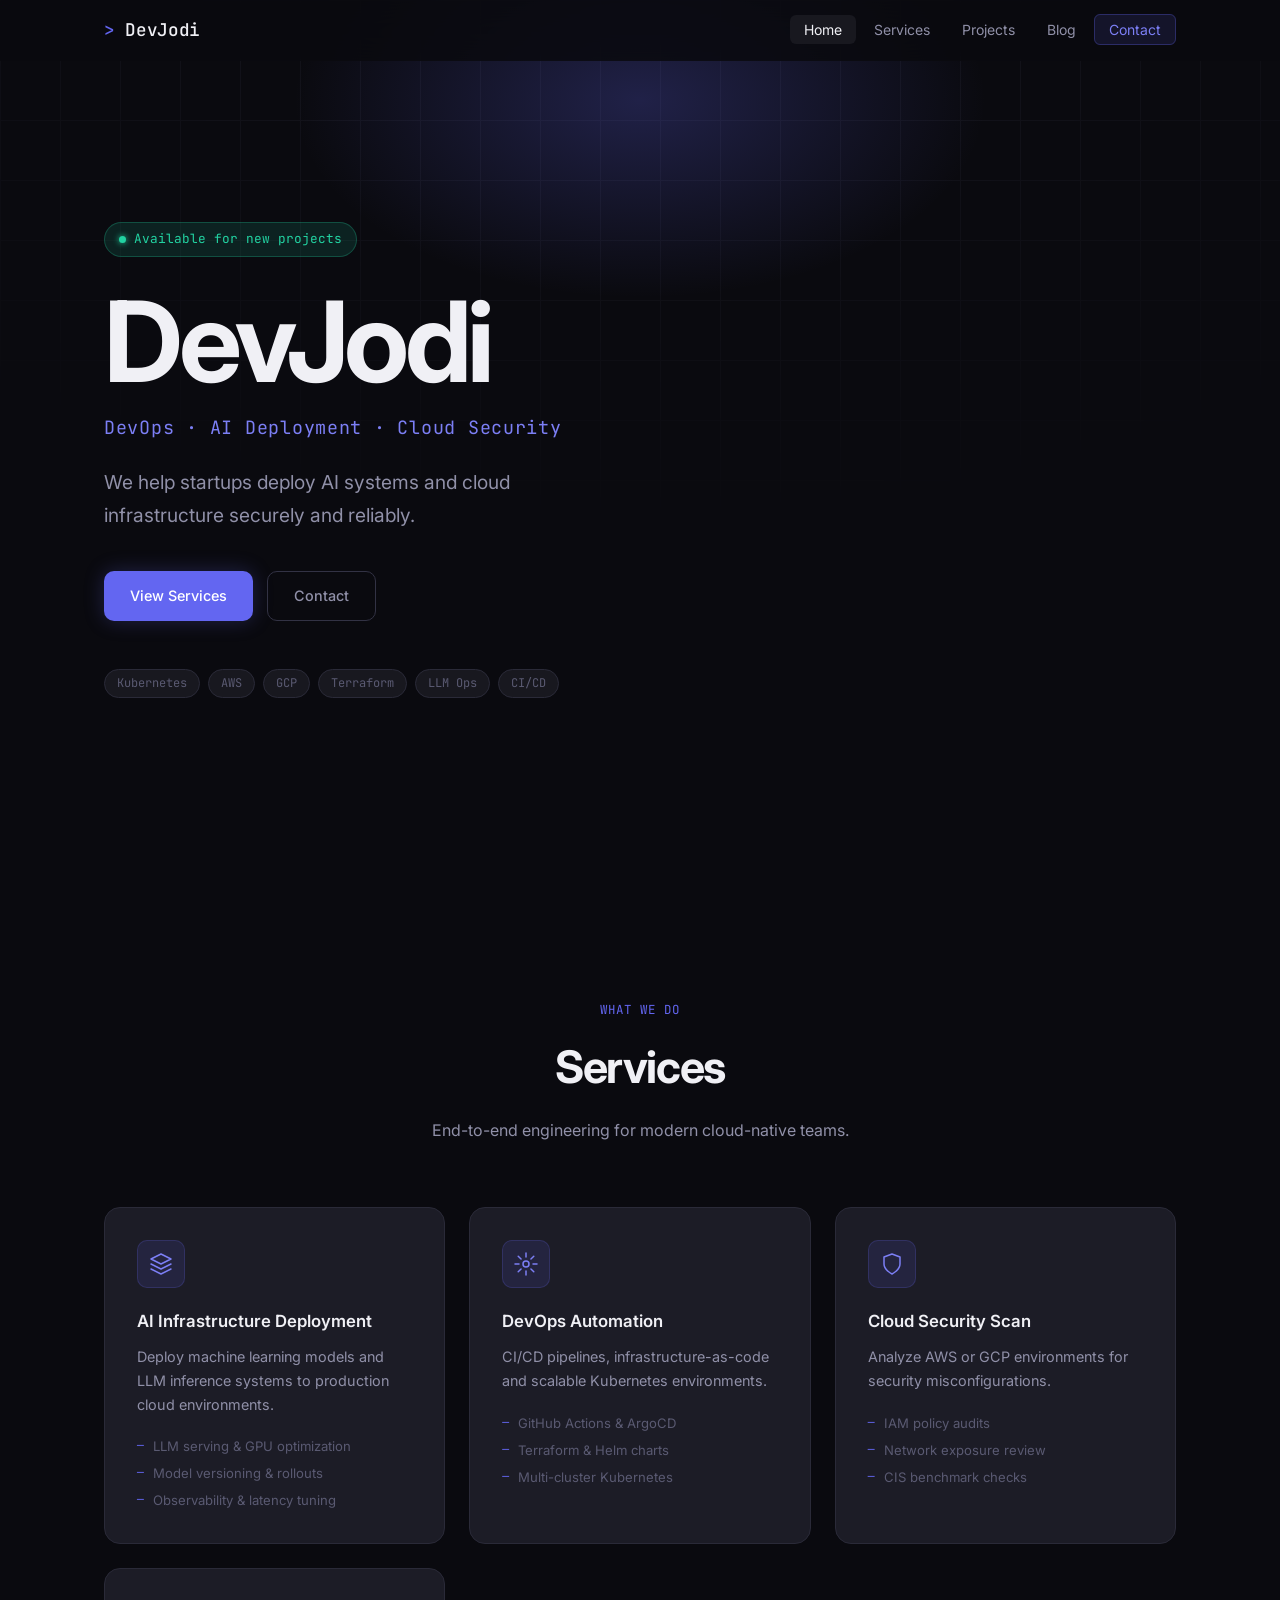
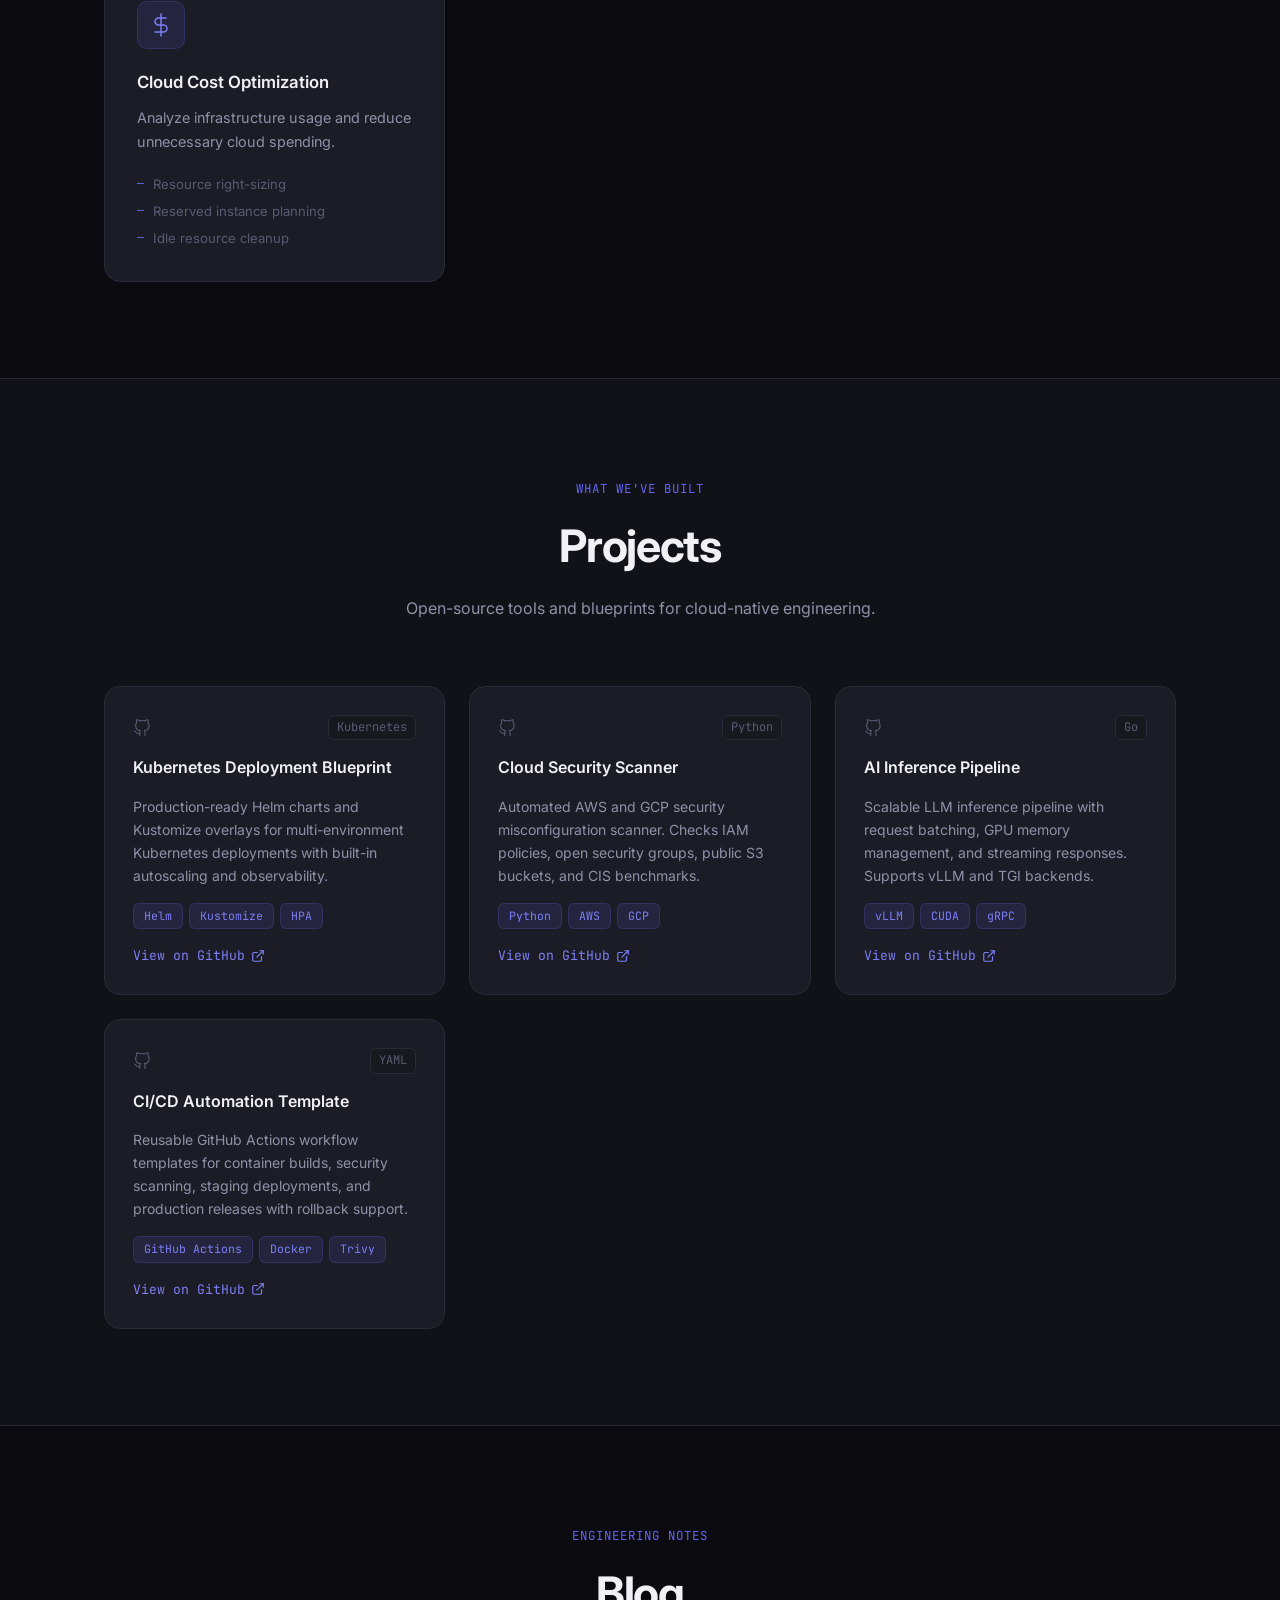
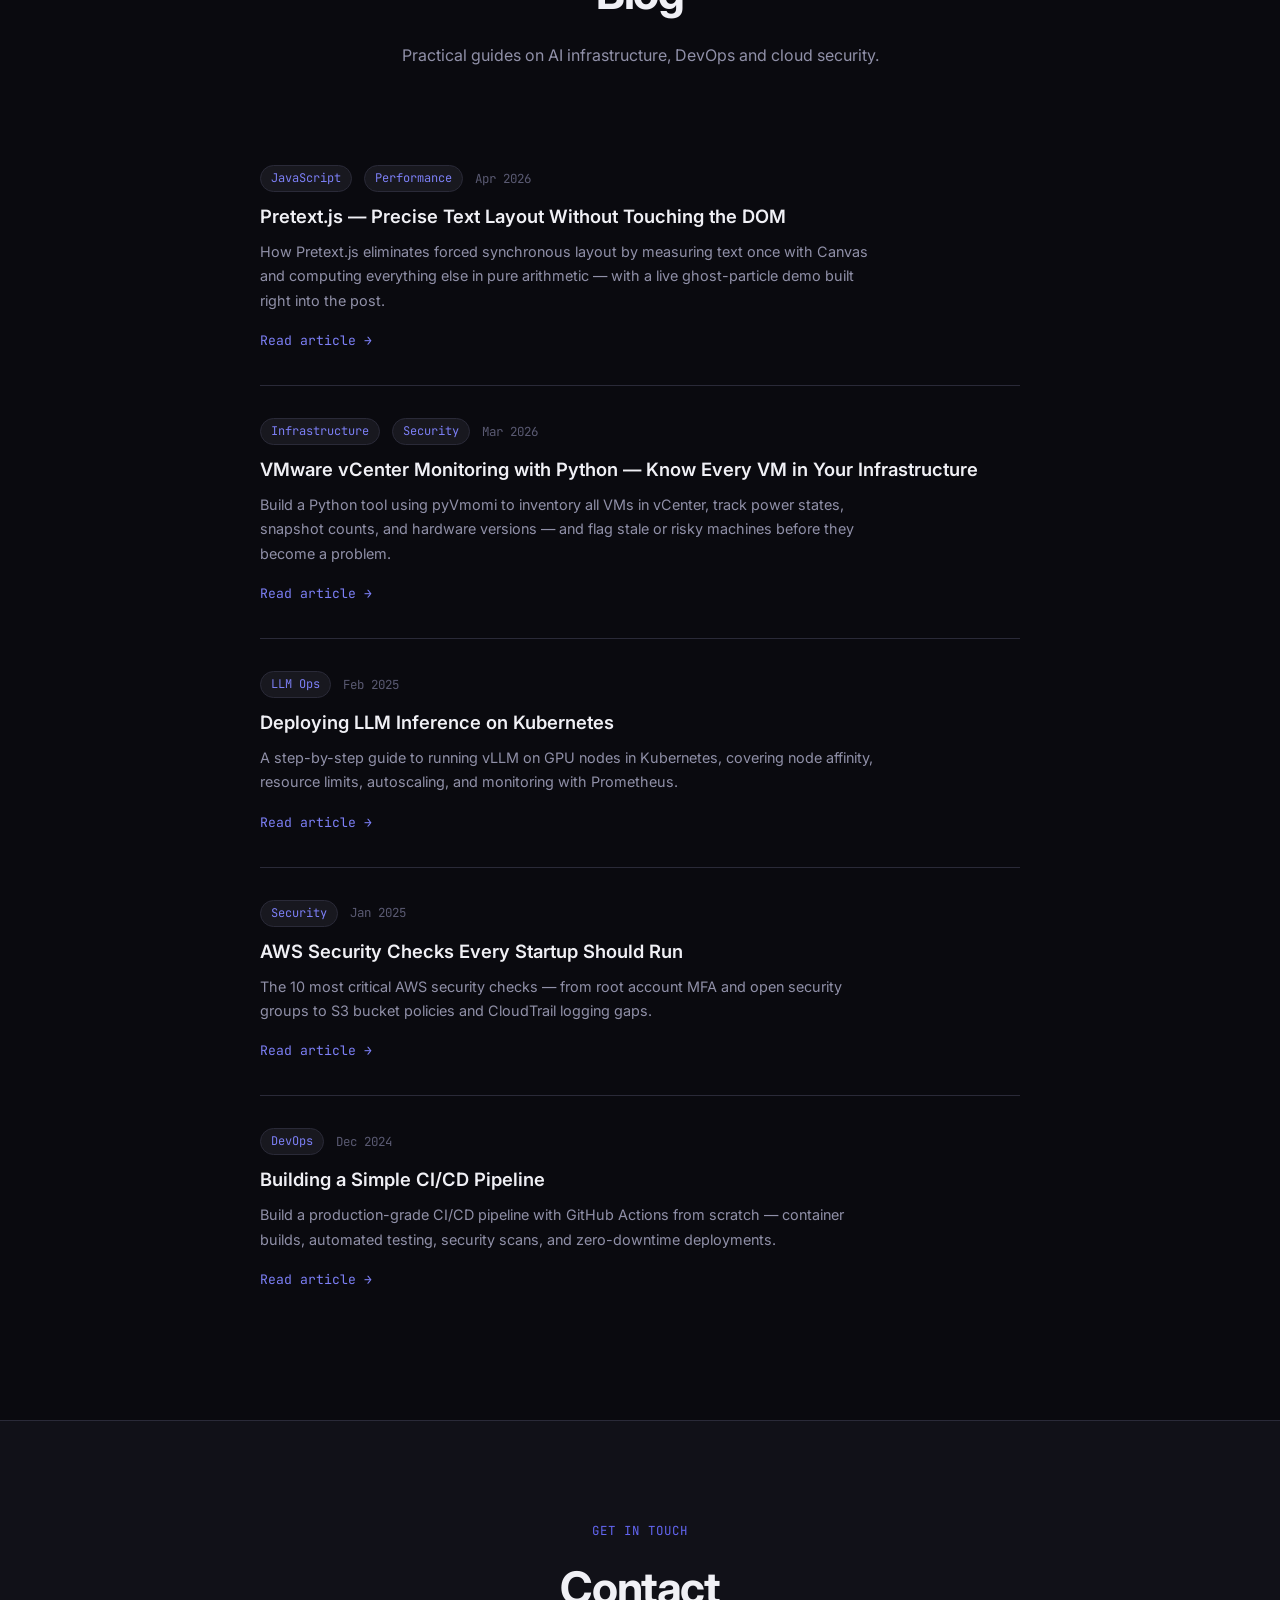
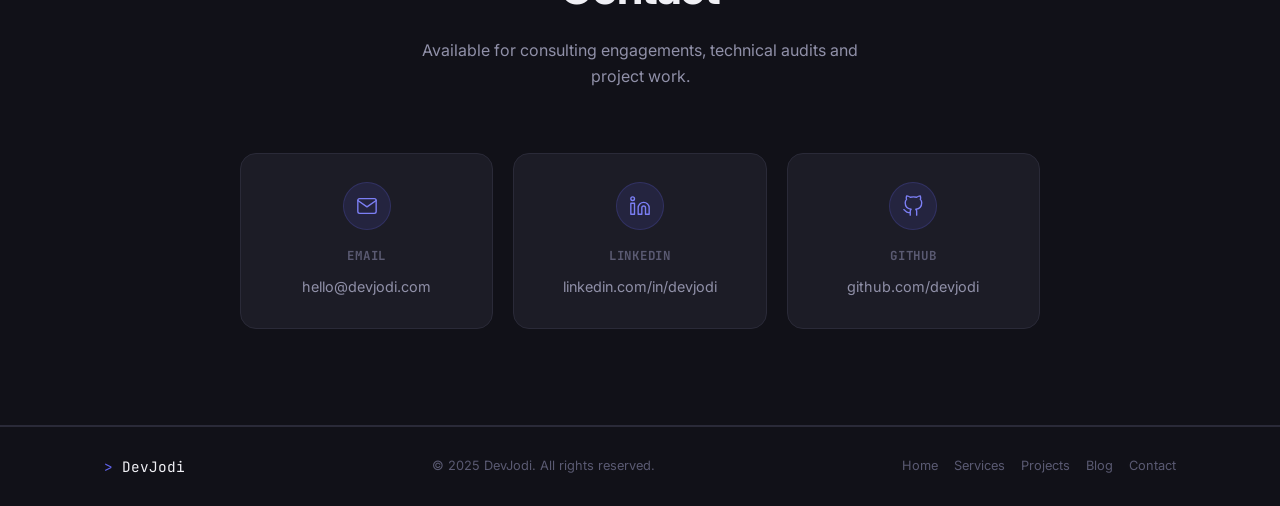
<file: index.html>
<!DOCTYPE html>
<html lang="en">
<head>
  <meta charset="UTF-8" />
  <meta name="viewport" content="width=device-width, initial-scale=1.0" />
  <meta name="description" content="DevJodi — DevOps, AI Deployment and Cloud Security consulting studio. We help startups deploy AI systems and cloud infrastructure securely and reliably." />
  <meta name="keywords" content="DevOps, AI deployment, cloud security, Kubernetes, AWS, GCP, CI/CD, MLOps, infrastructure" />
  <meta name="author" content="DevJodi" />
  <meta property="og:title" content="DevJodi — DevOps · AI Deployment · Cloud Security" />
  <meta property="og:description" content="We help startups deploy AI systems and cloud infrastructure securely and reliably." />
  <meta property="og:type" content="website" />
  <meta property="og:url" content="https://devjodi.com" />
  <meta name="twitter:card" content="summary_large_image" />
  <meta name="twitter:title" content="DevJodi — DevOps · AI Deployment · Cloud Security" />
  <meta name="twitter:description" content="We help startups deploy AI systems and cloud infrastructure securely and reliably." />
  <title>DevJodi — DevOps · AI Deployment · Cloud Security</title>
  <link rel="canonical" href="https://devjodi.com" />
  <link rel="icon" type="image/svg+xml" href="assets/images/favicon.svg" />
  <link rel="shortcut icon" href="assets/images/favicon.svg" />
  <link rel="stylesheet" href="assets/css/style.css" />
  <link rel="preconnect" href="https://fonts.googleapis.com" />
  <link rel="preconnect" href="https://fonts.gstatic.com" crossorigin />
  <link href="https://fonts.googleapis.com/css2?family=Inter:wght@400;500;600;700&family=JetBrains+Mono:wght@400;500&display=swap" rel="stylesheet" />
</head>
<body>

  <!-- Navigation -->
  <nav class="nav" id="nav">
    <div class="nav__inner">
      <a href="#home" class="nav__logo">DevJodi</a>
      <button class="nav__toggle" id="navToggle" aria-label="Toggle menu" aria-expanded="false">
        <span></span><span></span><span></span>
      </button>
      <ul class="nav__links" id="navLinks">
        <li><a href="#home" class="nav__link">Home</a></li>
        <li><a href="#services" class="nav__link">Services</a></li>
        <li><a href="#projects" class="nav__link">Projects</a></li>
        <li><a href="#blog" class="nav__link">Blog</a></li>
        <li><a href="#contact" class="nav__link nav__link--cta">Contact</a></li>
      </ul>
    </div>
  </nav>

  <main>

    <!-- Hero / Home -->
    <section class="hero" id="home">
      <div class="container">
        <div class="hero__badge">
          <span class="badge__dot"></span>
          Available for new projects
        </div>
        <h1 class="hero__title">DevJodi</h1>
        <p class="hero__subtitle">DevOps · AI Deployment · Cloud Security</p>
        <p class="hero__description">
          We help startups deploy AI systems and cloud infrastructure securely and reliably.
        </p>
        <div class="hero__actions">
          <a href="#services" class="btn btn--primary">View Services</a>
          <a href="#contact" class="btn btn--ghost">Contact</a>
        </div>
        <div class="hero__tech">
          <span class="tech-tag">Kubernetes</span>
          <span class="tech-tag">AWS</span>
          <span class="tech-tag">GCP</span>
          <span class="tech-tag">Terraform</span>
          <span class="tech-tag">LLM Ops</span>
          <span class="tech-tag">CI/CD</span>
        </div>
      </div>
    </section>

    <!-- Services -->
    <section class="section" id="services">
      <div class="container">
        <div class="section__header">
          <span class="section__label">What we do</span>
          <h2 class="section__title">Services</h2>
          <p class="section__desc">End-to-end engineering for modern cloud-native teams.</p>
        </div>
        <div class="grid grid--2">

          <div class="card">
            <div class="card__icon">
              <svg width="24" height="24" viewBox="0 0 24 24" fill="none" stroke="currentColor" stroke-width="1.5" stroke-linecap="round" stroke-linejoin="round"><path d="M12 2L2 7l10 5 10-5-10-5z"/><path d="M2 17l10 5 10-5"/><path d="M2 12l10 5 10-5"/></svg>
            </div>
            <h3 class="card__title">AI Infrastructure Deployment</h3>
            <p class="card__text">Deploy machine learning models and LLM inference systems to production cloud environments.</p>
            <ul class="card__list">
              <li>LLM serving &amp; GPU optimization</li>
              <li>Model versioning &amp; rollouts</li>
              <li>Observability &amp; latency tuning</li>
            </ul>
          </div>

          <div class="card">
            <div class="card__icon">
              <svg width="24" height="24" viewBox="0 0 24 24" fill="none" stroke="currentColor" stroke-width="1.5" stroke-linecap="round" stroke-linejoin="round"><circle cx="12" cy="12" r="3"/><path d="M12 1v4M12 19v4M4.22 4.22l2.83 2.83M16.95 16.95l2.83 2.83M1 12h4M19 12h4M4.22 19.78l2.83-2.83M16.95 7.05l2.83-2.83"/></svg>
            </div>
            <h3 class="card__title">DevOps Automation</h3>
            <p class="card__text">CI/CD pipelines, infrastructure-as-code and scalable Kubernetes environments.</p>
            <ul class="card__list">
              <li>GitHub Actions &amp; ArgoCD</li>
              <li>Terraform &amp; Helm charts</li>
              <li>Multi-cluster Kubernetes</li>
            </ul>
          </div>

          <div class="card">
            <div class="card__icon">
              <svg width="24" height="24" viewBox="0 0 24 24" fill="none" stroke="currentColor" stroke-width="1.5" stroke-linecap="round" stroke-linejoin="round"><path d="M12 22s8-4 8-10V5l-8-3-8 3v7c0 6 8 10 8 10z"/></svg>
            </div>
            <h3 class="card__title">Cloud Security Scan</h3>
            <p class="card__text">Analyze AWS or GCP environments for security misconfigurations.</p>
            <ul class="card__list">
              <li>IAM policy audits</li>
              <li>Network exposure review</li>
              <li>CIS benchmark checks</li>
            </ul>
          </div>

          <div class="card">
            <div class="card__icon">
              <svg width="24" height="24" viewBox="0 0 24 24" fill="none" stroke="currentColor" stroke-width="1.5" stroke-linecap="round" stroke-linejoin="round"><line x1="12" y1="1" x2="12" y2="23"/><path d="M17 5H9.5a3.5 3.5 0 0 0 0 7h5a3.5 3.5 0 0 1 0 7H6"/></svg>
            </div>
            <h3 class="card__title">Cloud Cost Optimization</h3>
            <p class="card__text">Analyze infrastructure usage and reduce unnecessary cloud spending.</p>
            <ul class="card__list">
              <li>Resource right-sizing</li>
              <li>Reserved instance planning</li>
              <li>Idle resource cleanup</li>
            </ul>
          </div>

        </div>
      </div>
    </section>

    <!-- Projects -->
    <section class="section section--alt" id="projects">
      <div class="container">
        <div class="section__header">
          <span class="section__label">What we've built</span>
          <h2 class="section__title">Projects</h2>
          <p class="section__desc">Open-source tools and blueprints for cloud-native engineering.</p>
        </div>
        <div class="grid grid--2">

          <div class="project-card">
            <div class="project-card__header">
              <svg class="project-card__repo-icon" width="18" height="18" viewBox="0 0 24 24" fill="none" stroke="currentColor" stroke-width="1.5" stroke-linecap="round" stroke-linejoin="round"><path d="M9 19c-5 1.5-5-2.5-7-3m14 6v-3.87a3.37 3.37 0 0 0-.94-2.61c3.14-.35 6.44-1.54 6.44-7A5.44 5.44 0 0 0 20 4.77 5.07 5.07 0 0 0 19.91 1S18.73.65 16 2.48a13.38 13.38 0 0 0-7 0C6.27.65 5.09 1 5.09 1A5.07 5.07 0 0 0 5 4.77a5.44 5.44 0 0 0-1.5 3.78c0 5.42 3.3 6.61 6.44 7A3.37 3.37 0 0 0 9 18.13V22"/></svg>
              <span class="project-card__lang">Kubernetes</span>
            </div>
            <h3 class="project-card__title">Kubernetes Deployment Blueprint</h3>
            <p class="project-card__text">Production-ready Helm charts and Kustomize overlays for multi-environment Kubernetes deployments with built-in autoscaling and observability.</p>
            <div class="project-card__tags">
              <span class="tag">Helm</span>
              <span class="tag">Kustomize</span>
              <span class="tag">HPA</span>
            </div>
            <a href="https://github.com/devjodi" class="project-card__link" target="_blank" rel="noopener noreferrer">
              View on GitHub
              <svg width="14" height="14" viewBox="0 0 24 24" fill="none" stroke="currentColor" stroke-width="2" stroke-linecap="round" stroke-linejoin="round"><path d="M18 13v6a2 2 0 0 1-2 2H5a2 2 0 0 1-2-2V8a2 2 0 0 1 2-2h6"/><polyline points="15 3 21 3 21 9"/><line x1="10" y1="14" x2="21" y2="3"/></svg>
            </a>
          </div>

          <div class="project-card">
            <div class="project-card__header">
              <svg class="project-card__repo-icon" width="18" height="18" viewBox="0 0 24 24" fill="none" stroke="currentColor" stroke-width="1.5" stroke-linecap="round" stroke-linejoin="round"><path d="M9 19c-5 1.5-5-2.5-7-3m14 6v-3.87a3.37 3.37 0 0 0-.94-2.61c3.14-.35 6.44-1.54 6.44-7A5.44 5.44 0 0 0 20 4.77 5.07 5.07 0 0 0 19.91 1S18.73.65 16 2.48a13.38 13.38 0 0 0-7 0C6.27.65 5.09 1 5.09 1A5.07 5.07 0 0 0 5 4.77a5.44 5.44 0 0 0-1.5 3.78c0 5.42 3.3 6.61 6.44 7A3.37 3.37 0 0 0 9 18.13V22"/></svg>
              <span class="project-card__lang">Python</span>
            </div>
            <h3 class="project-card__title">Cloud Security Scanner</h3>
            <p class="project-card__text">Automated AWS and GCP security misconfiguration scanner. Checks IAM policies, open security groups, public S3 buckets, and CIS benchmarks.</p>
            <div class="project-card__tags">
              <span class="tag">Python</span>
              <span class="tag">AWS</span>
              <span class="tag">GCP</span>
            </div>
            <a href="https://github.com/devjodi" class="project-card__link" target="_blank" rel="noopener noreferrer">
              View on GitHub
              <svg width="14" height="14" viewBox="0 0 24 24" fill="none" stroke="currentColor" stroke-width="2" stroke-linecap="round" stroke-linejoin="round"><path d="M18 13v6a2 2 0 0 1-2 2H5a2 2 0 0 1-2-2V8a2 2 0 0 1 2-2h6"/><polyline points="15 3 21 3 21 9"/><line x1="10" y1="14" x2="21" y2="3"/></svg>
            </a>
          </div>

          <div class="project-card">
            <div class="project-card__header">
              <svg class="project-card__repo-icon" width="18" height="18" viewBox="0 0 24 24" fill="none" stroke="currentColor" stroke-width="1.5" stroke-linecap="round" stroke-linejoin="round"><path d="M9 19c-5 1.5-5-2.5-7-3m14 6v-3.87a3.37 3.37 0 0 0-.94-2.61c3.14-.35 6.44-1.54 6.44-7A5.44 5.44 0 0 0 20 4.77 5.07 5.07 0 0 0 19.91 1S18.73.65 16 2.48a13.38 13.38 0 0 0-7 0C6.27.65 5.09 1 5.09 1A5.07 5.07 0 0 0 5 4.77a5.44 5.44 0 0 0-1.5 3.78c0 5.42 3.3 6.61 6.44 7A3.37 3.37 0 0 0 9 18.13V22"/></svg>
              <span class="project-card__lang">Go</span>
            </div>
            <h3 class="project-card__title">AI Inference Pipeline</h3>
            <p class="project-card__text">Scalable LLM inference pipeline with request batching, GPU memory management, and streaming responses. Supports vLLM and TGI backends.</p>
            <div class="project-card__tags">
              <span class="tag">vLLM</span>
              <span class="tag">CUDA</span>
              <span class="tag">gRPC</span>
            </div>
            <a href="https://github.com/devjodi" class="project-card__link" target="_blank" rel="noopener noreferrer">
              View on GitHub
              <svg width="14" height="14" viewBox="0 0 24 24" fill="none" stroke="currentColor" stroke-width="2" stroke-linecap="round" stroke-linejoin="round"><path d="M18 13v6a2 2 0 0 1-2 2H5a2 2 0 0 1-2-2V8a2 2 0 0 1 2-2h6"/><polyline points="15 3 21 3 21 9"/><line x1="10" y1="14" x2="21" y2="3"/></svg>
            </a>
          </div>

          <div class="project-card">
            <div class="project-card__header">
              <svg class="project-card__repo-icon" width="18" height="18" viewBox="0 0 24 24" fill="none" stroke="currentColor" stroke-width="1.5" stroke-linecap="round" stroke-linejoin="round"><path d="M9 19c-5 1.5-5-2.5-7-3m14 6v-3.87a3.37 3.37 0 0 0-.94-2.61c3.14-.35 6.44-1.54 6.44-7A5.44 5.44 0 0 0 20 4.77 5.07 5.07 0 0 0 19.91 1S18.73.65 16 2.48a13.38 13.38 0 0 0-7 0C6.27.65 5.09 1 5.09 1A5.07 5.07 0 0 0 5 4.77a5.44 5.44 0 0 0-1.5 3.78c0 5.42 3.3 6.61 6.44 7A3.37 3.37 0 0 0 9 18.13V22"/></svg>
              <span class="project-card__lang">YAML</span>
            </div>
            <h3 class="project-card__title">CI/CD Automation Template</h3>
            <p class="project-card__text">Reusable GitHub Actions workflow templates for container builds, security scanning, staging deployments, and production releases with rollback support.</p>
            <div class="project-card__tags">
              <span class="tag">GitHub Actions</span>
              <span class="tag">Docker</span>
              <span class="tag">Trivy</span>
            </div>
            <a href="https://github.com/devjodi" class="project-card__link" target="_blank" rel="noopener noreferrer">
              View on GitHub
              <svg width="14" height="14" viewBox="0 0 24 24" fill="none" stroke="currentColor" stroke-width="2" stroke-linecap="round" stroke-linejoin="round"><path d="M18 13v6a2 2 0 0 1-2 2H5a2 2 0 0 1-2-2V8a2 2 0 0 1 2-2h6"/><polyline points="15 3 21 3 21 9"/><line x1="10" y1="14" x2="21" y2="3"/></svg>
            </a>
          </div>

        </div>
      </div>
    </section>

    <!-- Blog -->
    <section class="section" id="blog">
      <div class="container">
        <div class="section__header">
          <span class="section__label">Engineering notes</span>
          <h2 class="section__title">Blog</h2>
          <p class="section__desc">Practical guides on AI infrastructure, DevOps and cloud security.</p>
        </div>
        <div class="blog-list">

          <article class="blog-item">
            <div class="blog-item__meta">
              <span class="blog-item__tag">JavaScript</span>
              <span class="blog-item__tag">Performance</span>
              <time class="blog-item__date">Apr 2026</time>
            </div>
            <h3 class="blog-item__title">
              <a href="blog/pretext-js-text-layout-engine.html">Pretext.js — Precise Text Layout Without Touching the DOM</a>
            </h3>
            <p class="blog-item__excerpt">How Pretext.js eliminates forced synchronous layout by measuring text once with Canvas and computing everything else in pure arithmetic — with a live ghost-particle demo built right into the post.</p>
            <a href="blog/pretext-js-text-layout-engine.html" class="blog-item__read">Read article →</a>
          </article>

          <article class="blog-item">
            <div class="blog-item__meta">
              <span class="blog-item__tag">Infrastructure</span>
              <span class="blog-item__tag">Security</span>
              <time class="blog-item__date">Mar 2026</time>
            </div>
            <h3 class="blog-item__title">
              <a href="blog/vmware-vcenter-monitoring-python.html">VMware vCenter Monitoring with Python — Know Every VM in Your Infrastructure</a>
            </h3>
            <p class="blog-item__excerpt">Build a Python tool using pyVmomi to inventory all VMs in vCenter, track power states, snapshot counts, and hardware versions — and flag stale or risky machines before they become a problem.</p>
            <a href="blog/vmware-vcenter-monitoring-python.html" class="blog-item__read">Read article →</a>
          </article>

          <article class="blog-item">
            <div class="blog-item__meta">
              <span class="blog-item__tag">LLM Ops</span>
              <time class="blog-item__date">Feb 2025</time>
            </div>
            <h3 class="blog-item__title">
              <a href="#blog">Deploying LLM Inference on Kubernetes</a>
            </h3>
            <p class="blog-item__excerpt">A step-by-step guide to running vLLM on GPU nodes in Kubernetes, covering node affinity, resource limits, autoscaling, and monitoring with Prometheus.</p>
            <a href="#blog" class="blog-item__read">Read article →</a>
          </article>

          <article class="blog-item">
            <div class="blog-item__meta">
              <span class="blog-item__tag">Security</span>
              <time class="blog-item__date">Jan 2025</time>
            </div>
            <h3 class="blog-item__title">
              <a href="#blog">AWS Security Checks Every Startup Should Run</a>
            </h3>
            <p class="blog-item__excerpt">The 10 most critical AWS security checks — from root account MFA and open security groups to S3 bucket policies and CloudTrail logging gaps.</p>
            <a href="#blog" class="blog-item__read">Read article →</a>
          </article>

          <article class="blog-item">
            <div class="blog-item__meta">
              <span class="blog-item__tag">DevOps</span>
              <time class="blog-item__date">Dec 2024</time>
            </div>
            <h3 class="blog-item__title">
              <a href="#blog">Building a Simple CI/CD Pipeline</a>
            </h3>
            <p class="blog-item__excerpt">Build a production-grade CI/CD pipeline with GitHub Actions from scratch — container builds, automated testing, security scans, and zero-downtime deployments.</p>
            <a href="#blog" class="blog-item__read">Read article →</a>
          </article>

        </div>
      </div>
    </section>

    <!-- Contact -->
    <section class="section section--alt" id="contact">
      <div class="container">
        <div class="section__header">
          <span class="section__label">Get in touch</span>
          <h2 class="section__title">Contact</h2>
          <p class="section__desc">Available for consulting engagements, technical audits and project work.</p>
        </div>
        <div class="contact-grid">

          <div class="contact-card">
            <div class="contact-card__icon">
              <svg width="22" height="22" viewBox="0 0 24 24" fill="none" stroke="currentColor" stroke-width="1.5" stroke-linecap="round" stroke-linejoin="round"><path d="M4 4h16c1.1 0 2 .9 2 2v12c0 1.1-.9 2-2 2H4c-1.1 0-2-.9-2-2V6c0-1.1.9-2 2-2z"/><polyline points="22,6 12,13 2,6"/></svg>
            </div>
            <h3 class="contact-card__label">Email</h3>
            <a href="mailto:hello@devjodi.com" class="contact-card__value">hello@devjodi.com</a>
          </div>

          <div class="contact-card">
            <div class="contact-card__icon">
              <svg width="22" height="22" viewBox="0 0 24 24" fill="none" stroke="currentColor" stroke-width="1.5" stroke-linecap="round" stroke-linejoin="round"><path d="M16 8a6 6 0 0 1 6 6v7h-4v-7a2 2 0 0 0-2-2 2 2 0 0 0-2 2v7h-4v-7a6 6 0 0 1 6-6z"/><rect x="2" y="9" width="4" height="12"/><circle cx="4" cy="4" r="2"/></svg>
            </div>
            <h3 class="contact-card__label">LinkedIn</h3>
            <a href="https://www.linkedin.com/in/devjodi/" class="contact-card__value" target="_blank" rel="noopener noreferrer">linkedin.com/in/devjodi</a>
          </div>

          <div class="contact-card">
            <div class="contact-card__icon">
              <svg width="22" height="22" viewBox="0 0 24 24" fill="none" stroke="currentColor" stroke-width="1.5" stroke-linecap="round" stroke-linejoin="round"><path d="M9 19c-5 1.5-5-2.5-7-3m14 6v-3.87a3.37 3.37 0 0 0-.94-2.61c3.14-.35 6.44-1.54 6.44-7A5.44 5.44 0 0 0 20 4.77 5.07 5.07 0 0 0 19.91 1S18.73.65 16 2.48a13.38 13.38 0 0 0-7 0C6.27.65 5.09 1 5.09 1A5.07 5.07 0 0 0 5 4.77a5.44 5.44 0 0 0-1.5 3.78c0 5.42 3.3 6.61 6.44 7A3.37 3.37 0 0 0 9 18.13V22"/></svg>
            </div>
            <h3 class="contact-card__label">GitHub</h3>
            <a href="https://github.com/devjodi" class="contact-card__value" target="_blank" rel="noopener noreferrer">github.com/devjodi</a>
          </div>

        </div>
      </div>
    </section>

  </main>

  <!-- Footer -->
  <footer class="footer">
    <div class="container">
      <div class="footer__inner">
        <span class="footer__brand">DevJodi</span>
        <span class="footer__copy">&copy; 2025 DevJodi. All rights reserved.</span>
        <nav class="footer__nav" aria-label="Footer navigation">
          <a href="#home">Home</a>
          <a href="#services">Services</a>
          <a href="#projects">Projects</a>
          <a href="#blog">Blog</a>
          <a href="#contact">Contact</a>
        </nav>
      </div>
    </div>
  </footer>

  <script src="assets/js/main.js"></script>
</body>
</html>
</file>
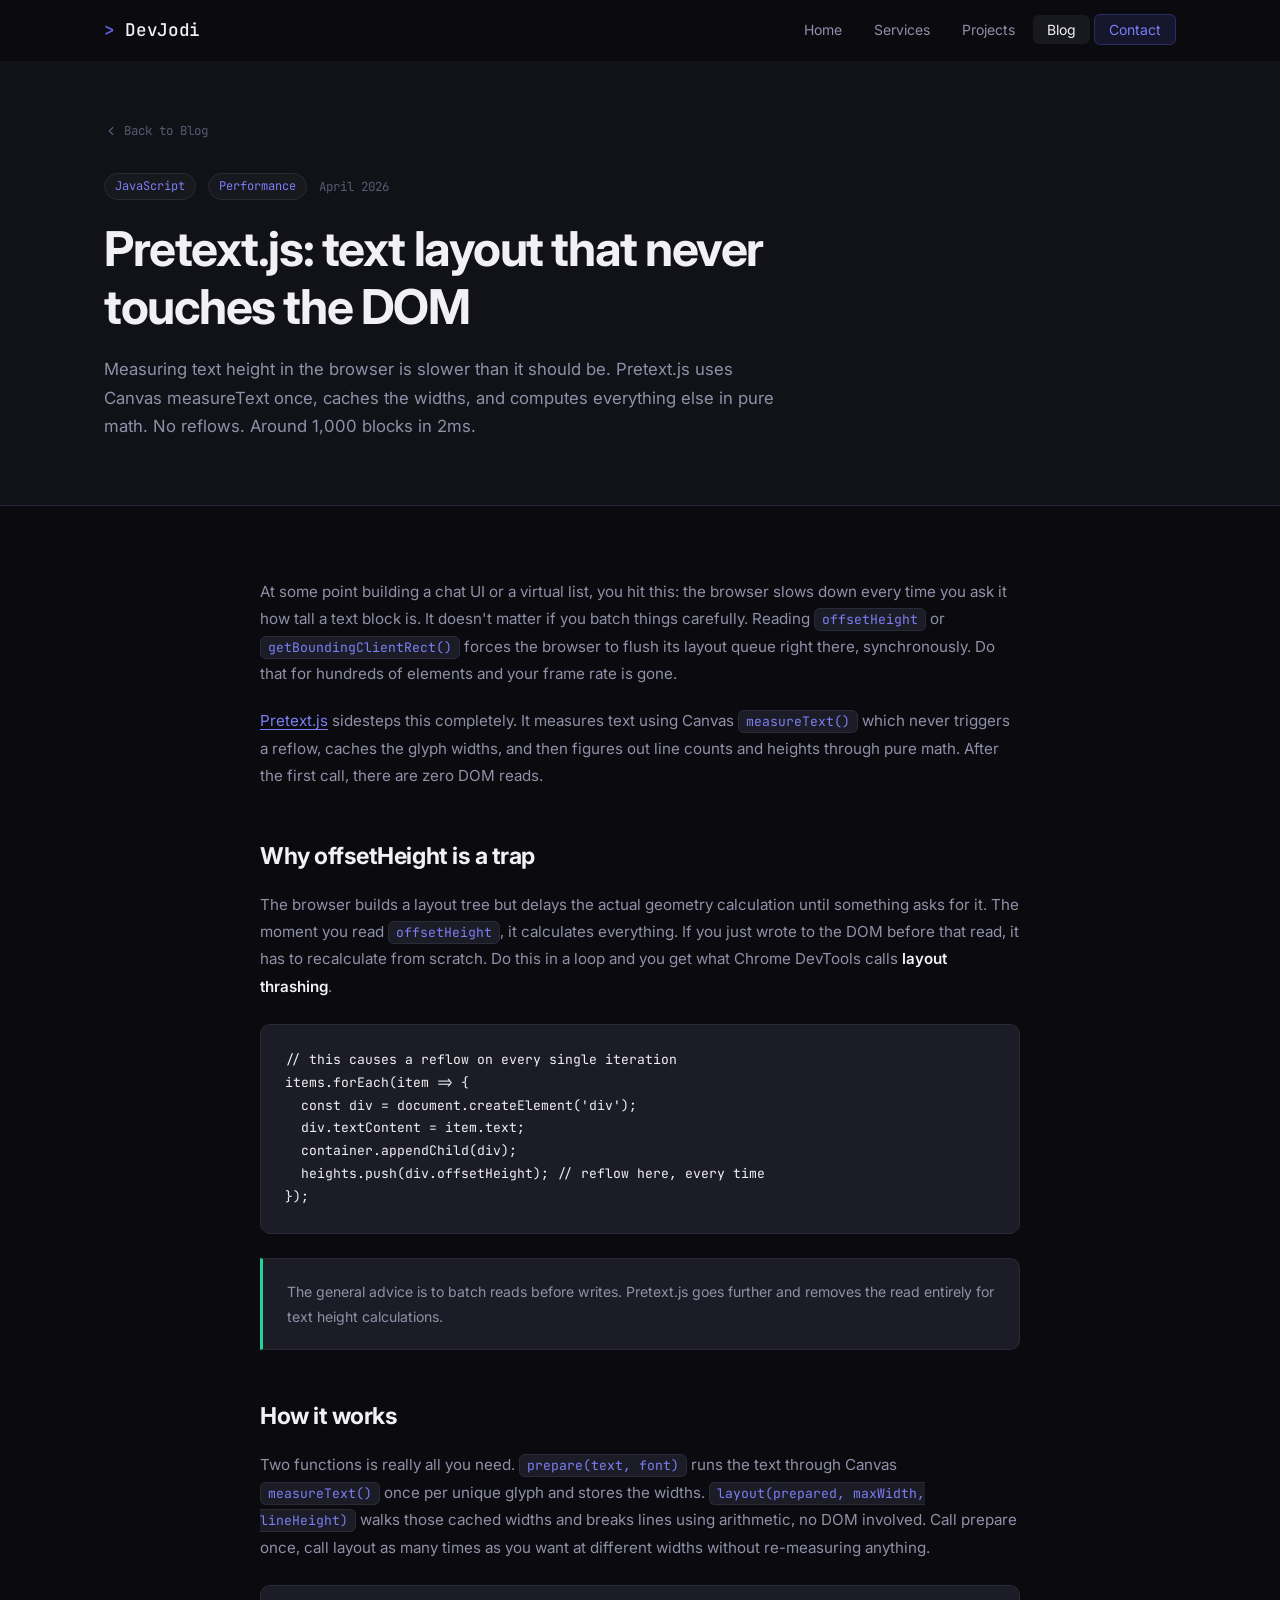
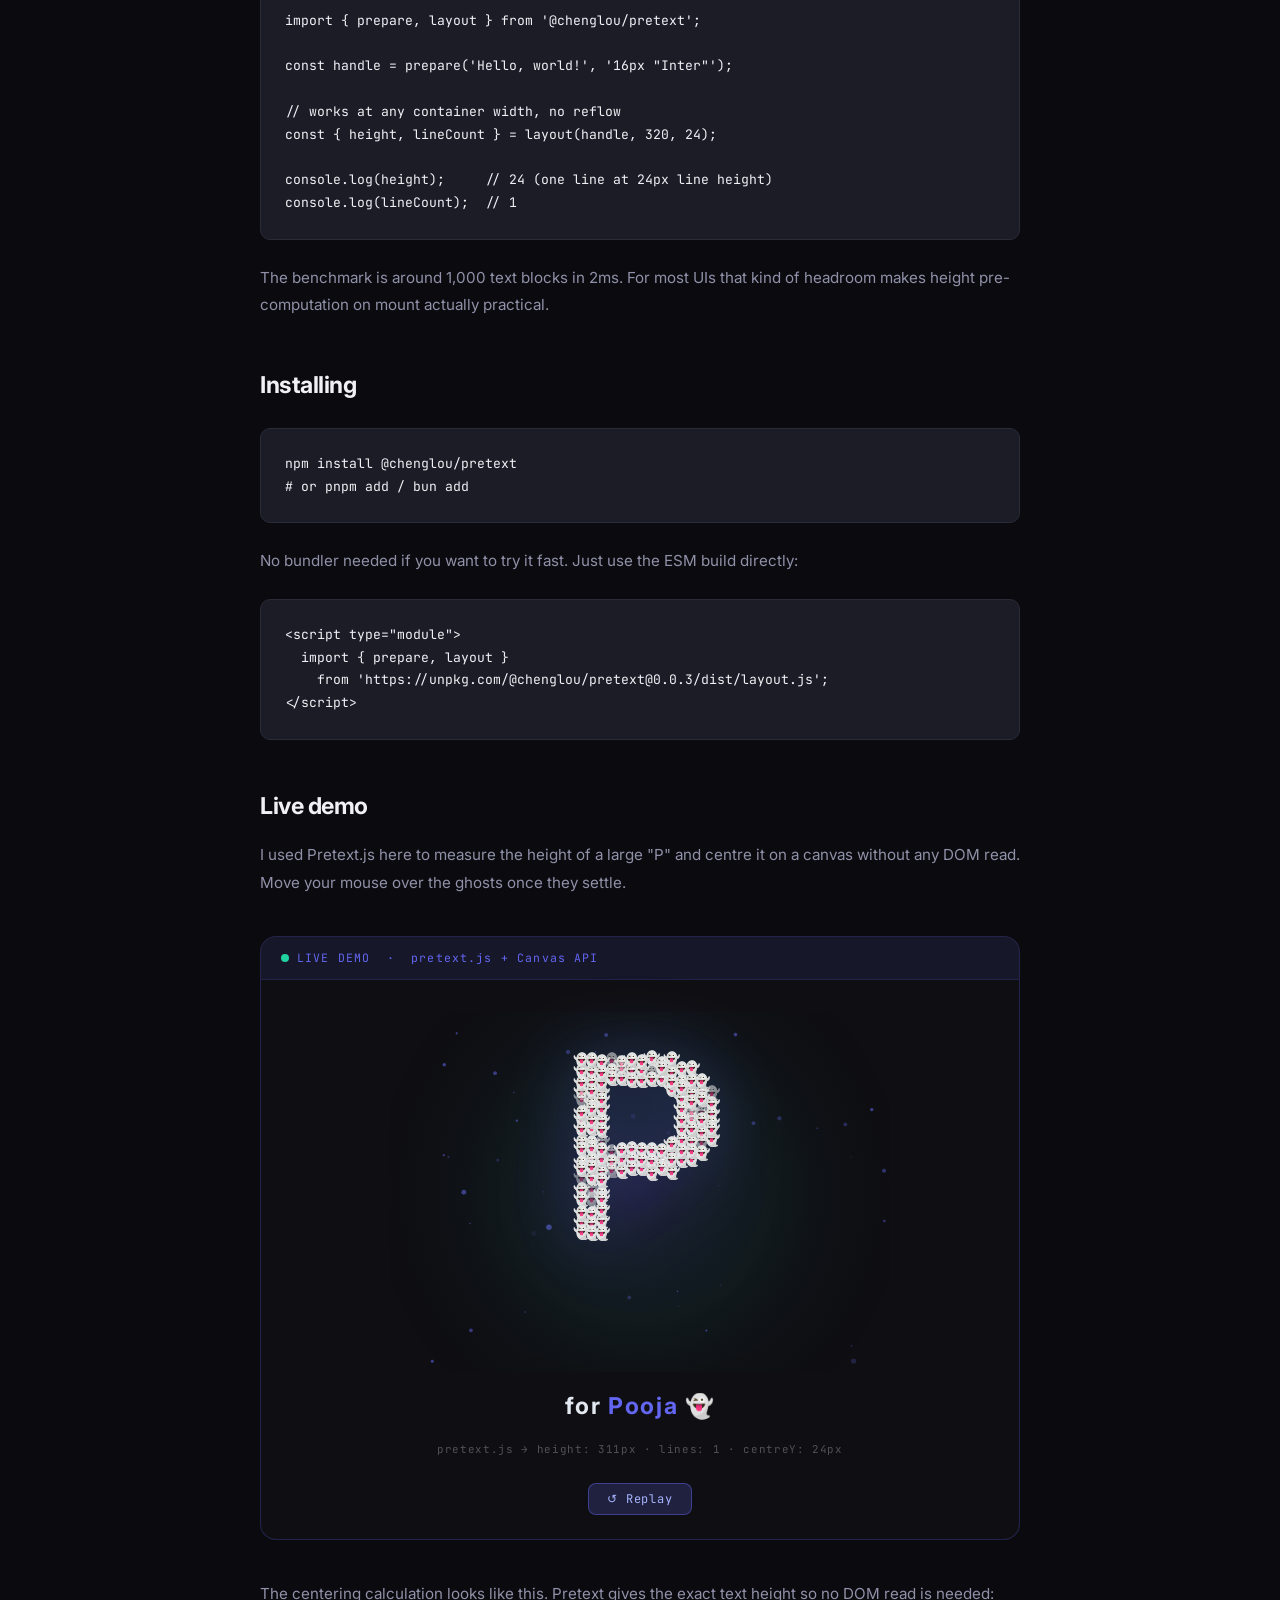
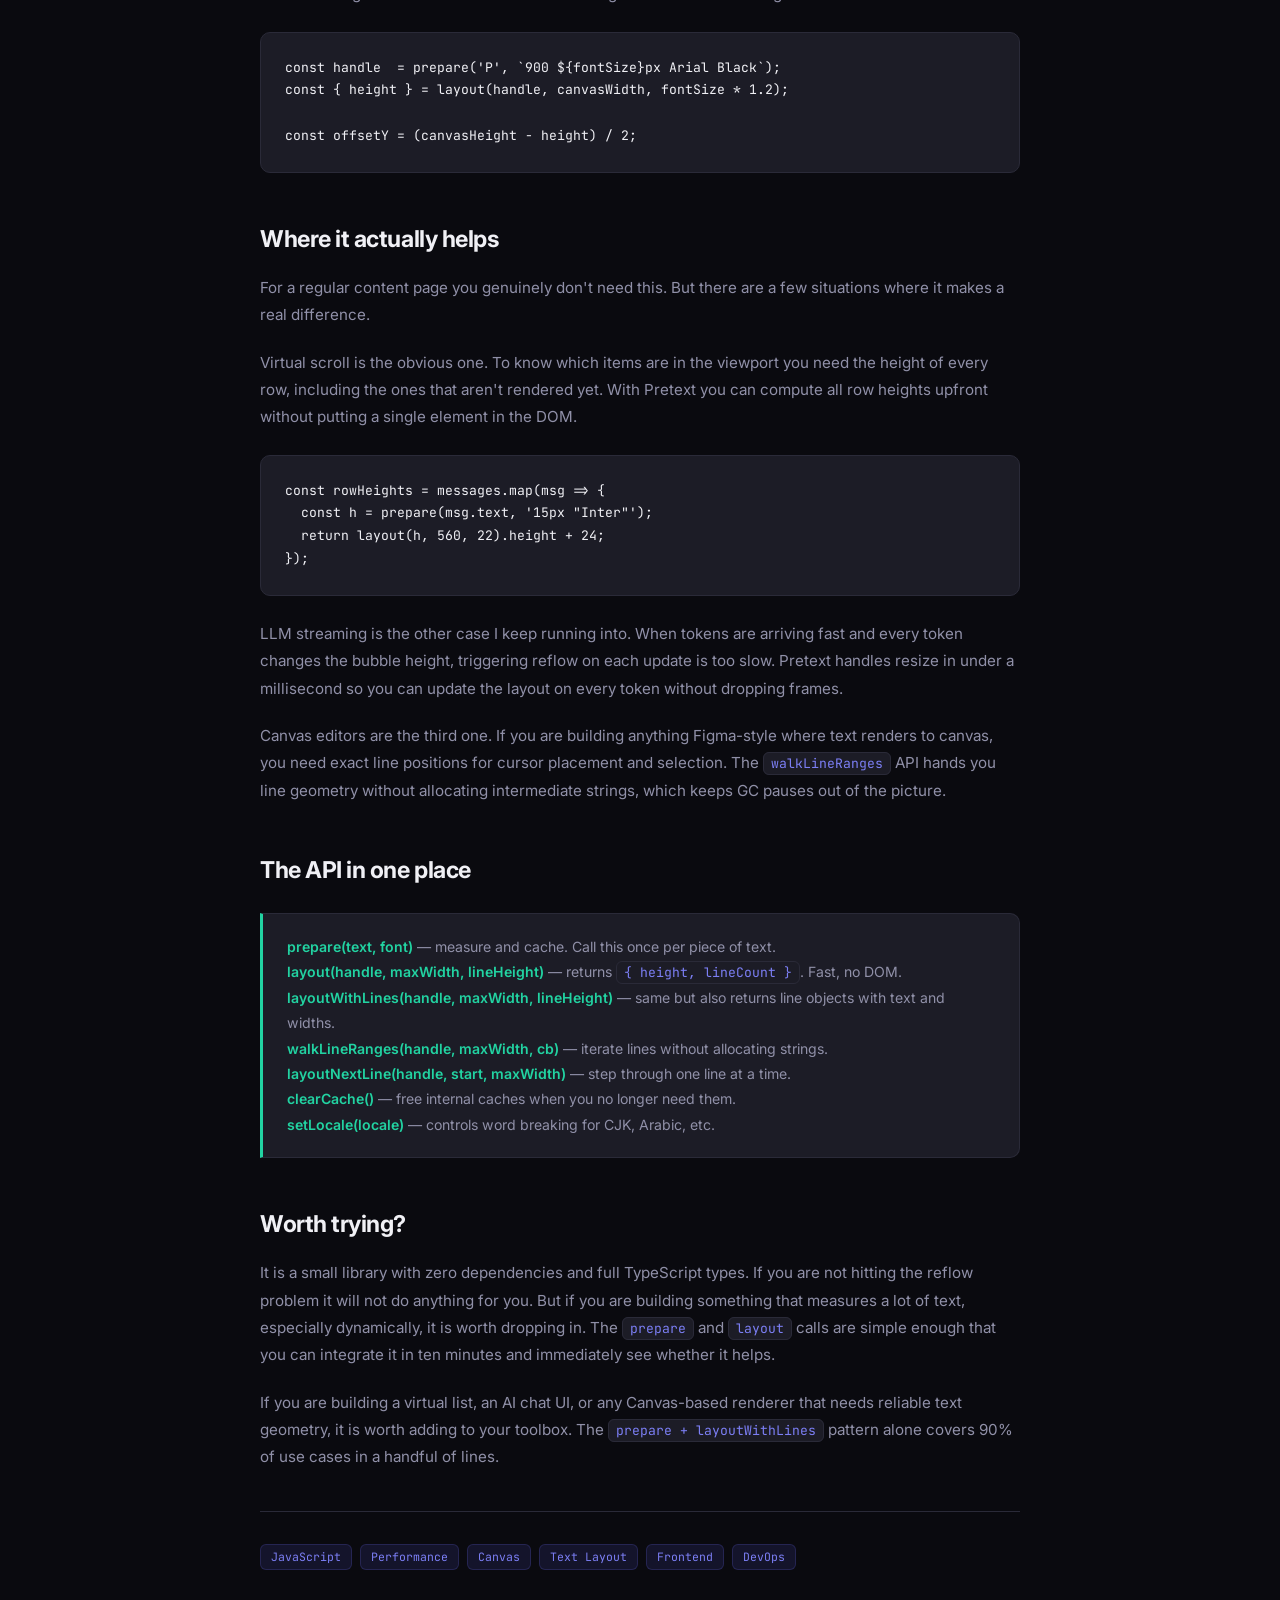
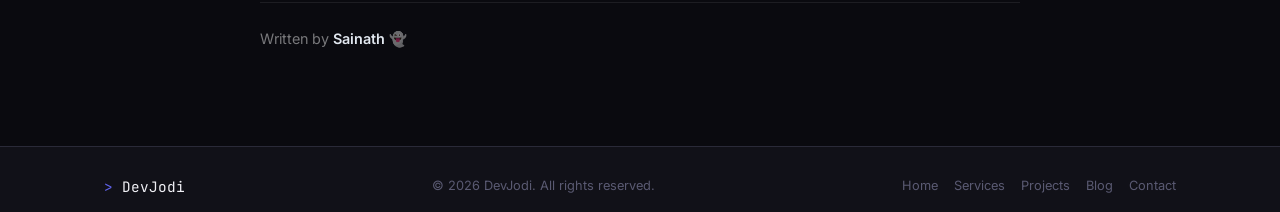
<file: blog/pretext-js-text-layout-engine.html>
<!DOCTYPE html>
<html lang="en">
<head>
  <meta charset="UTF-8" />
  <meta name="viewport" content="width=device-width, initial-scale=1.0" />
  <meta name="description" content="Pretext.js is a high-performance text layout engine that measures and positions multiline text through pure arithmetic — zero DOM reads, real font metrics, and support for CJK, Arabic, and more." />
  <meta name="keywords" content="pretext.js, text layout, JavaScript, canvas, font metrics, virtual scroll, performance, DOM reflow" />
  <meta name="author" content="DevJodi" />
  <meta property="og:title" content="Pretext.js — Text Layout Without DOM Reflow — DevJodi" />
  <meta property="og:description" content="How Pretext.js eliminates forced synchronous layout by measuring text once with Canvas and computing everything else in pure arithmetic." />
  <meta property="og:type" content="article" />
  <meta property="og:url" content="https://devjodi.com/blog/pretext-js-text-layout-engine.html" />
  <meta name="twitter:card" content="summary_large_image" />
  <title>Pretext.js — Text Layout Without DOM Reflow — DevJodi</title>
  <link rel="canonical" href="https://devjodi.com/blog/pretext-js-text-layout-engine.html" />
  <link rel="icon" type="image/svg+xml" href="../assets/images/favicon.svg" />
  <link rel="stylesheet" href="../assets/css/style.css" />
  <link rel="preconnect" href="https://fonts.googleapis.com" />
  <link rel="preconnect" href="https://fonts.gstatic.com" crossorigin />
  <link href="https://fonts.googleapis.com/css2?family=Inter:wght@400;500;600;700;900&family=JetBrains+Mono:wght@400;500&display=swap" rel="stylesheet" />
</head>
<body>

  <!-- Navigation -->
  <nav class="nav scrolled" id="nav">
    <div class="nav__inner">
      <a href="../index.html" class="nav__logo">DevJodi</a>
      <ul class="nav__links">
        <li><a href="../index.html#home"     class="nav__link">Home</a></li>
        <li><a href="../index.html#services" class="nav__link">Services</a></li>
        <li><a href="../index.html#projects" class="nav__link">Projects</a></li>
        <li><a href="../index.html#blog"     class="nav__link active">Blog</a></li>
        <li><a href="../index.html#contact"  class="nav__link nav__link--cta">Contact</a></li>
      </ul>
    </div>
  </nav>

  <main>

    <!-- Article Hero -->
    <div class="article-hero">
      <div class="container">
        <a href="../index.html#blog" class="article-hero__back">
          <svg width="14" height="14" viewBox="0 0 24 24" fill="none" stroke="currentColor" stroke-width="2" stroke-linecap="round" stroke-linejoin="round"><polyline points="15 18 9 12 15 6"/></svg>
          Back to Blog
        </a>
        <div class="article-hero__meta">
          <span class="blog-item__tag">JavaScript</span>
          <span class="blog-item__tag">Performance</span>
          <time class="blog-item__date">April 2026</time>
        </div>
        <h1 class="article-hero__title">Pretext.js: text layout that never touches the DOM</h1>
        <p class="article-hero__desc">Measuring text height in the browser is slower than it should be. Pretext.js uses Canvas measureText once, caches the widths, and computes everything else in pure math. No reflows. Around 1,000 blocks in 2ms.</p>
      </div>
    </div>

    <!-- Article Body -->
    <div class="container">
      <div class="article-body">

        <p>
          At some point building a chat UI or a virtual list, you hit this: the browser slows down every time you ask it how tall a text block is. It doesn't matter if you batch things carefully. Reading <code>offsetHeight</code> or <code>getBoundingClientRect()</code> forces the browser to flush its layout queue right there, synchronously. Do that for hundreds of elements and your frame rate is gone.
        </p>

        <p>
          <a href="https://pretextjs.dev" target="_blank" rel="noopener">Pretext.js</a> sidesteps this completely. It measures text using Canvas <code>measureText()</code> which never triggers a reflow, caches the glyph widths, and then figures out line counts and heights through pure math. After the first call, there are zero DOM reads.
        </p>

        <h2>Why offsetHeight is a trap</h2>

        <p>
          The browser builds a layout tree but delays the actual geometry calculation until something asks for it. The moment you read <code>offsetHeight</code>, it calculates everything. If you just wrote to the DOM before that read, it has to recalculate from scratch. Do this in a loop and you get what Chrome DevTools calls <strong>layout thrashing</strong>.
        </p>

        <pre><code>// this causes a reflow on every single iteration
items.forEach(item => {
  const div = document.createElement('div');
  div.textContent = item.text;
  container.appendChild(div);
  heights.push(div.offsetHeight); // reflow here, every time
});</code></pre>

        <div class="article-callout">
          <p>The general advice is to batch reads before writes. Pretext.js goes further and removes the read entirely for text height calculations.</p>
        </div>

        <h2>How it works</h2>

        <p>
          Two functions is really all you need. <code>prepare(text, font)</code> runs the text through Canvas <code>measureText()</code> once per unique glyph and stores the widths. <code>layout(prepared, maxWidth, lineHeight)</code> walks those cached widths and breaks lines using arithmetic, no DOM involved. Call prepare once, call layout as many times as you want at different widths without re-measuring anything.
        </p>

        <pre><code>import { prepare, layout } from '@chenglou/pretext';

const handle = prepare('Hello, world!', '16px "Inter"');

// works at any container width, no reflow
const { height, lineCount } = layout(handle, 320, 24);

console.log(height);     // 24 (one line at 24px line height)
console.log(lineCount);  // 1</code></pre>

        <p>
          The benchmark is around 1,000 text blocks in 2ms. For most UIs that kind of headroom makes height pre-computation on mount actually practical.
        </p>

        <h2>Installing</h2>

        <pre><code>npm install @chenglou/pretext
# or pnpm add / bun add</code></pre>

        <p>
          No bundler needed if you want to try it fast. Just use the ESM build directly:
        </p>

        <pre><code>&lt;script type="module"&gt;
  import { prepare, layout }
    from 'https://unpkg.com/@chenglou/pretext@0.0.3/dist/layout.js';
&lt;/script&gt;</code></pre>

        <h2>Live demo</h2>

        <p>
          I used Pretext.js here to measure the height of a large "P" and centre it on a canvas without any DOM read. Move your mouse over the ghosts once they settle.
        </p>

        <!-- ── LIVE DEMO ─────────────────────────────────────────── -->
        <div class="demo-block">
          <div class="demo-block__label">
            <span></span>
            LIVE DEMO &nbsp;·&nbsp; pretext.js + Canvas API
          </div>
          <div class="demo-block__canvas-wrap" id="demoWrap">
            <canvas id="demoCanvas"></canvas>
            <div class="demo-subtitle" id="demoSubtitle">for <em>Pooja</em> 👻</div>
            <div class="demo-metrics" id="demoMetrics"></div>
            <button class="demo-replay" id="replayBtn">↺ Replay</button>
          </div>
        </div>

        <p>
          The centering calculation looks like this. Pretext gives the exact text height so no DOM read is needed:
        </p>

        <pre><code>const handle  = prepare('P', `900 ${fontSize}px Arial Black`);
const { height } = layout(handle, canvasWidth, fontSize * 1.2);

const offsetY = (canvasHeight - height) / 2;</code></pre>

        <h2>Where it actually helps</h2>

        <p>
          For a regular content page you genuinely don't need this. But there are a few situations where it makes a real difference.
        </p>

        <p>
          Virtual scroll is the obvious one. To know which items are in the viewport you need the height of every row, including the ones that aren't rendered yet. With Pretext you can compute all row heights upfront without putting a single element in the DOM.
        </p>

        <pre><code>const rowHeights = messages.map(msg => {
  const h = prepare(msg.text, '15px "Inter"');
  return layout(h, 560, 22).height + 24;
});</code></pre>

        <p>
          LLM streaming is the other case I keep running into. When tokens are arriving fast and every token changes the bubble height, triggering reflow on each update is too slow. Pretext handles resize in under a millisecond so you can update the layout on every token without dropping frames.
        </p>

        <p>
          Canvas editors are the third one. If you are building anything Figma-style where text renders to canvas, you need exact line positions for cursor placement and selection. The <code>walkLineRanges</code> API hands you line geometry without allocating intermediate strings, which keeps GC pauses out of the picture.
        </p>

        <h2>The API in one place</h2>

        <div class="article-callout">
          <p>
            <strong>prepare(text, font)</strong> — measure and cache. Call this once per piece of text.<br/>
            <strong>layout(handle, maxWidth, lineHeight)</strong> — returns <code>{ height, lineCount }</code>. Fast, no DOM.<br/>
            <strong>layoutWithLines(handle, maxWidth, lineHeight)</strong> — same but also returns line objects with text and widths.<br/>
            <strong>walkLineRanges(handle, maxWidth, cb)</strong> — iterate lines without allocating strings.<br/>
            <strong>layoutNextLine(handle, start, maxWidth)</strong> — step through one line at a time.<br/>
            <strong>clearCache()</strong> — free internal caches when you no longer need them.<br/>
            <strong>setLocale(locale)</strong> — controls word breaking for CJK, Arabic, etc.
          </p>
        </div>

        <h2>Worth trying?</h2>

        <p>
          It is a small library with zero dependencies and full TypeScript types. If you are not hitting the reflow problem it will not do anything for you. But if you are building something that measures a lot of text, especially dynamically, it is worth dropping in. The <code>prepare</code> and <code>layout</code> calls are simple enough that you can integrate it in ten minutes and immediately see whether it helps.
        </p>

        <p>
          If you are building a virtual list, an AI chat UI, or any Canvas-based renderer that needs reliable text geometry, it is worth adding to your toolbox. The <code>prepare + layoutWithLines</code> pattern alone covers 90% of use cases in a handful of lines.
        </p>

        <div class="article-tags">
          <span class="tag">JavaScript</span>
          <span class="tag">Performance</span>
          <span class="tag">Canvas</span>
          <span class="tag">Text Layout</span>
          <span class="tag">Frontend</span>
          <span class="tag">DevOps</span>
        </div>

        <div class="article-author">
          <span>Written by <strong>Sainath</strong> 👻</span>
        </div>

      </div>
    </div>

  </main>

  <!-- Footer -->
  <footer class="footer">
    <div class="container">
      <div class="footer__inner">
        <span class="footer__brand">DevJodi</span>
        <span class="footer__copy">&copy; 2026 DevJodi. All rights reserved.</span>
        <nav class="footer__nav" aria-label="Footer navigation">
          <a href="../index.html#home">Home</a>
          <a href="../index.html#services">Services</a>
          <a href="../index.html#projects">Projects</a>
          <a href="../index.html#blog">Blog</a>
          <a href="../index.html#contact">Contact</a>
        </nav>
      </div>
    </div>
  </footer>

  <script src="../assets/js/main.js"></script>

  <script type="module" src="../assets/js/demo-pretext.js"></script>

</body>
</html>
</file>
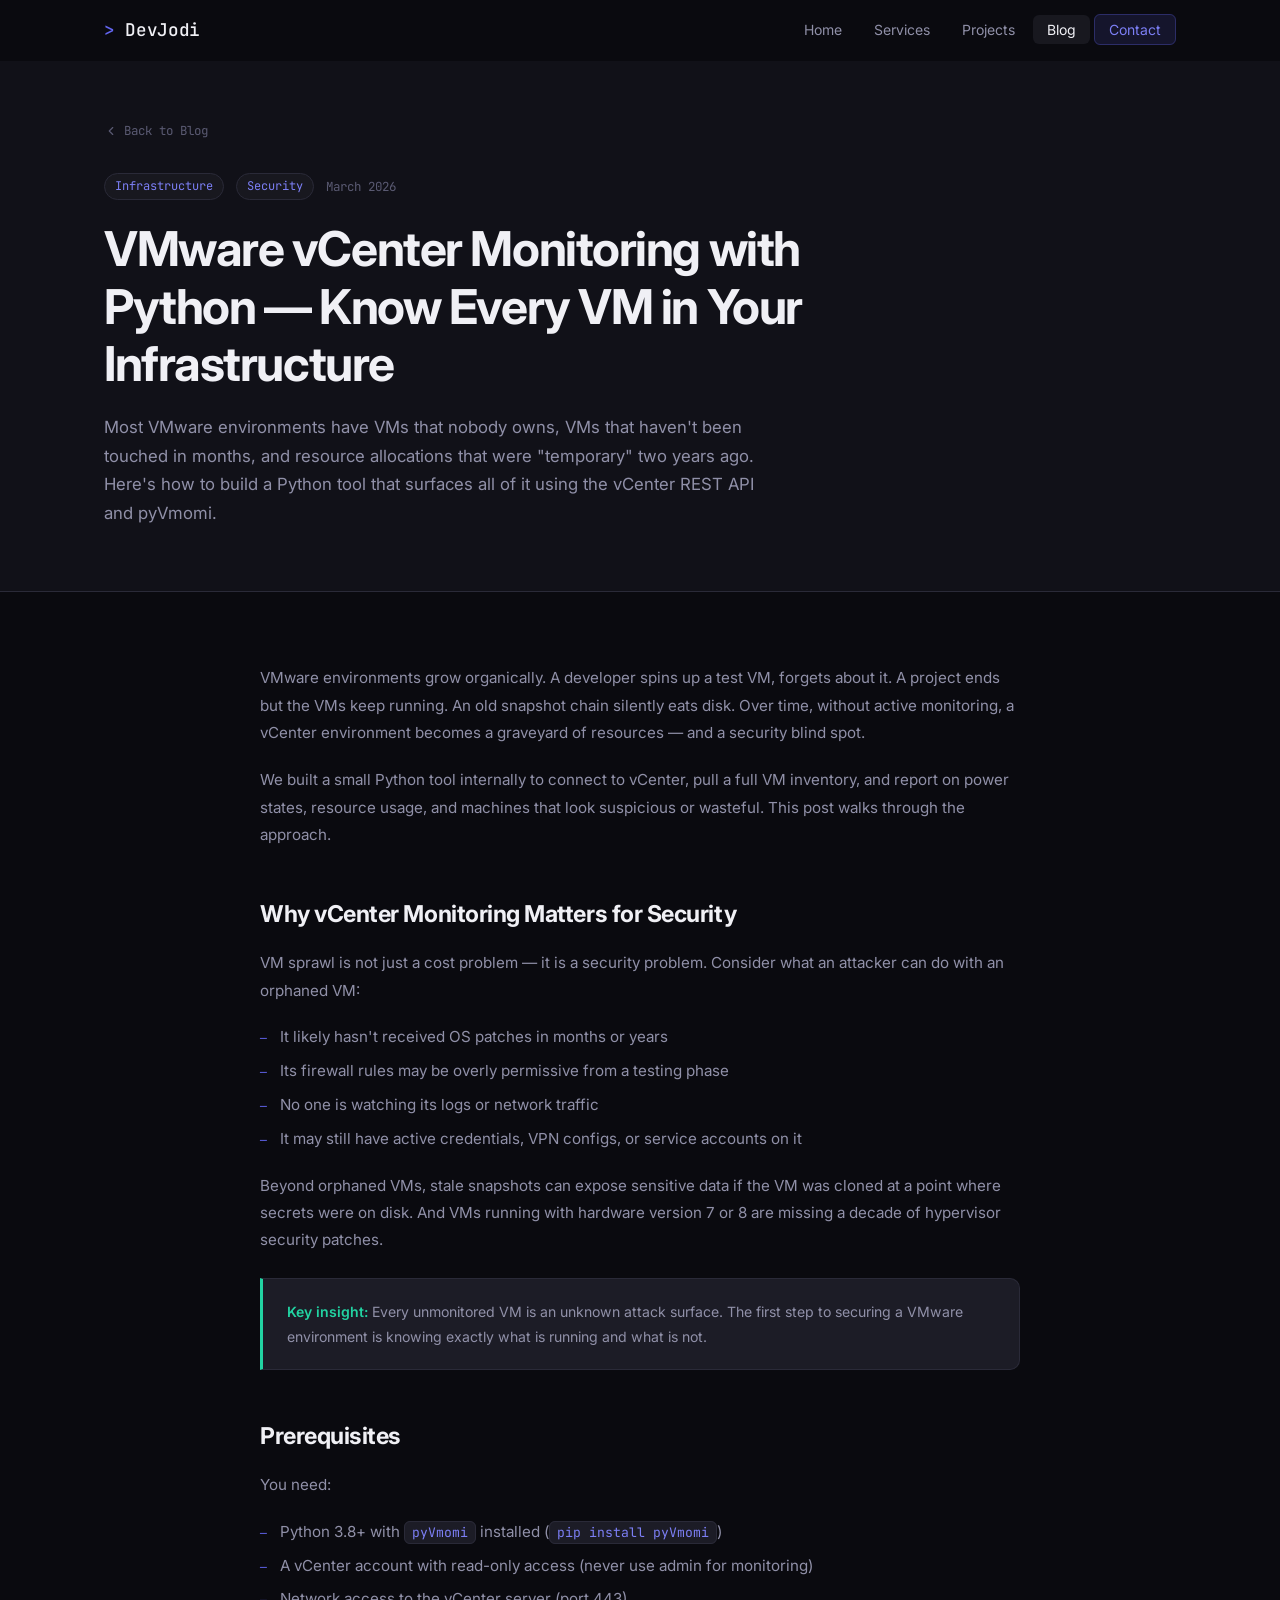
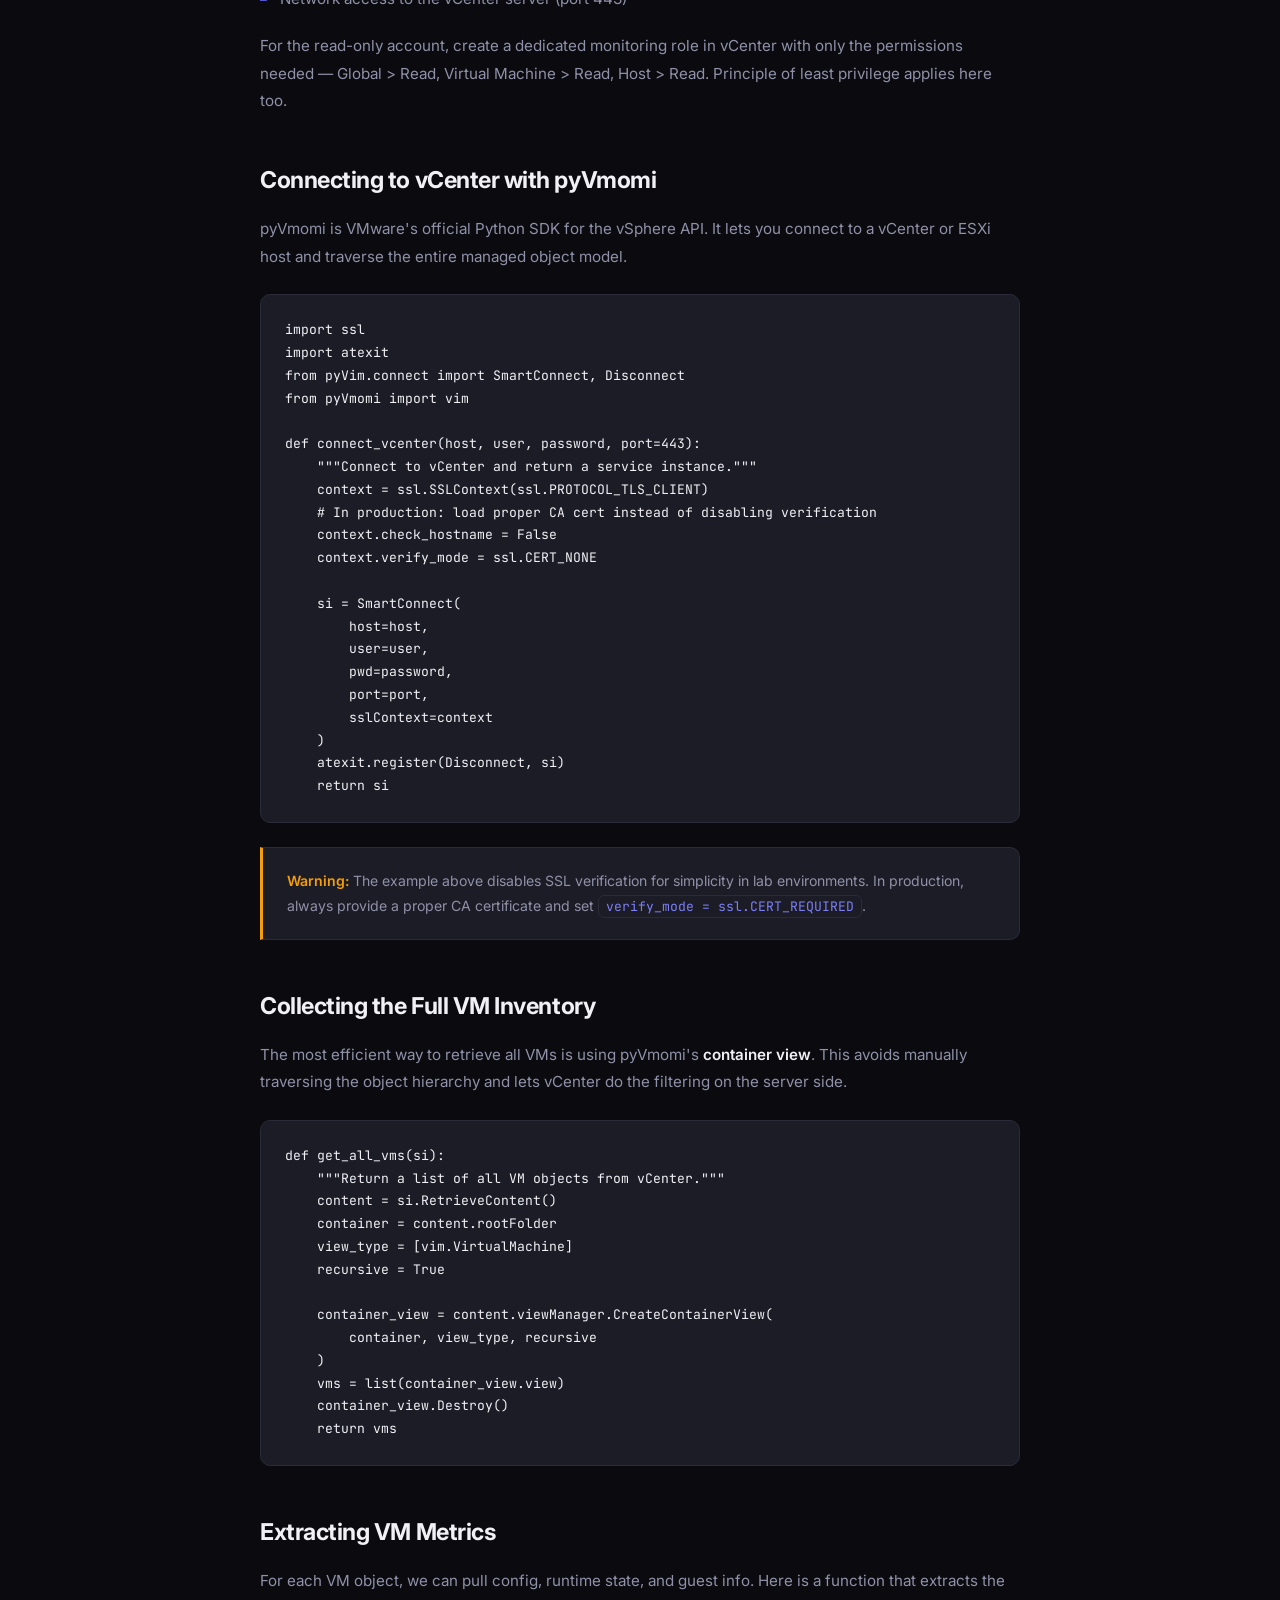
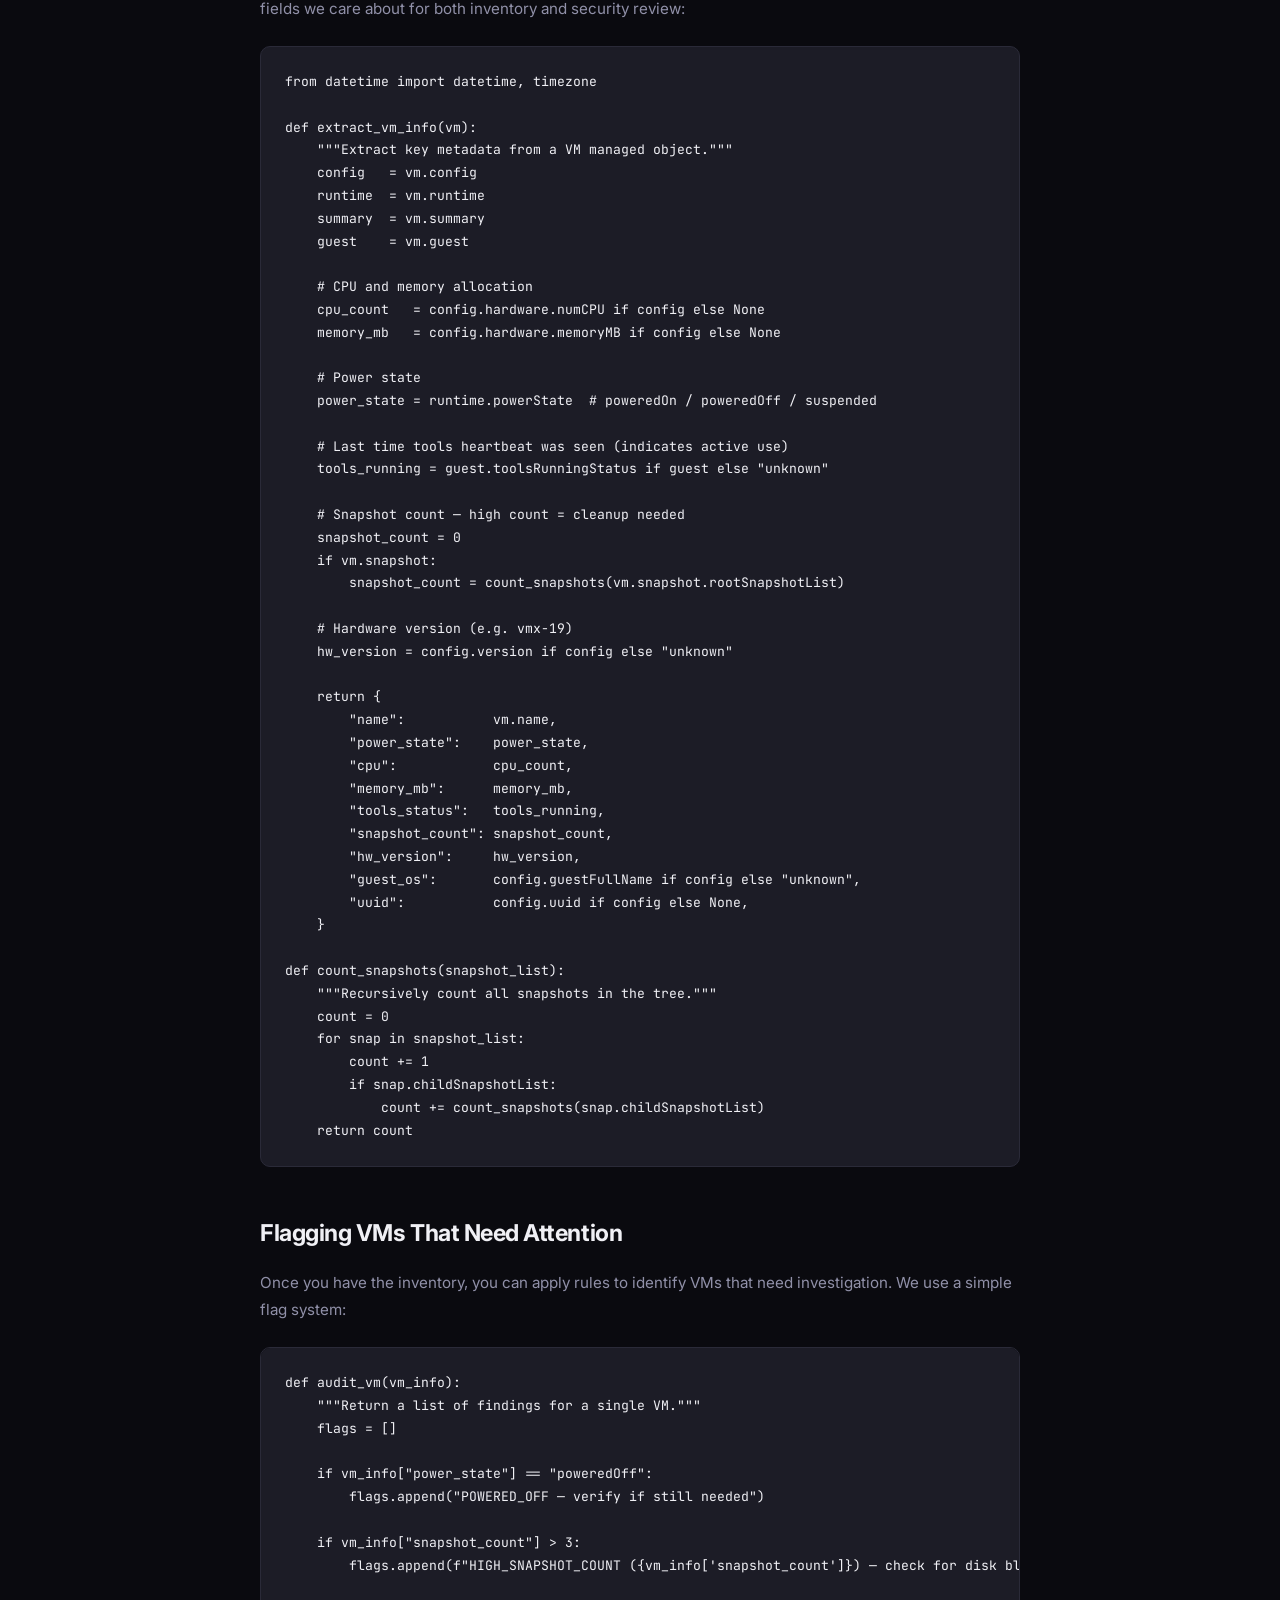
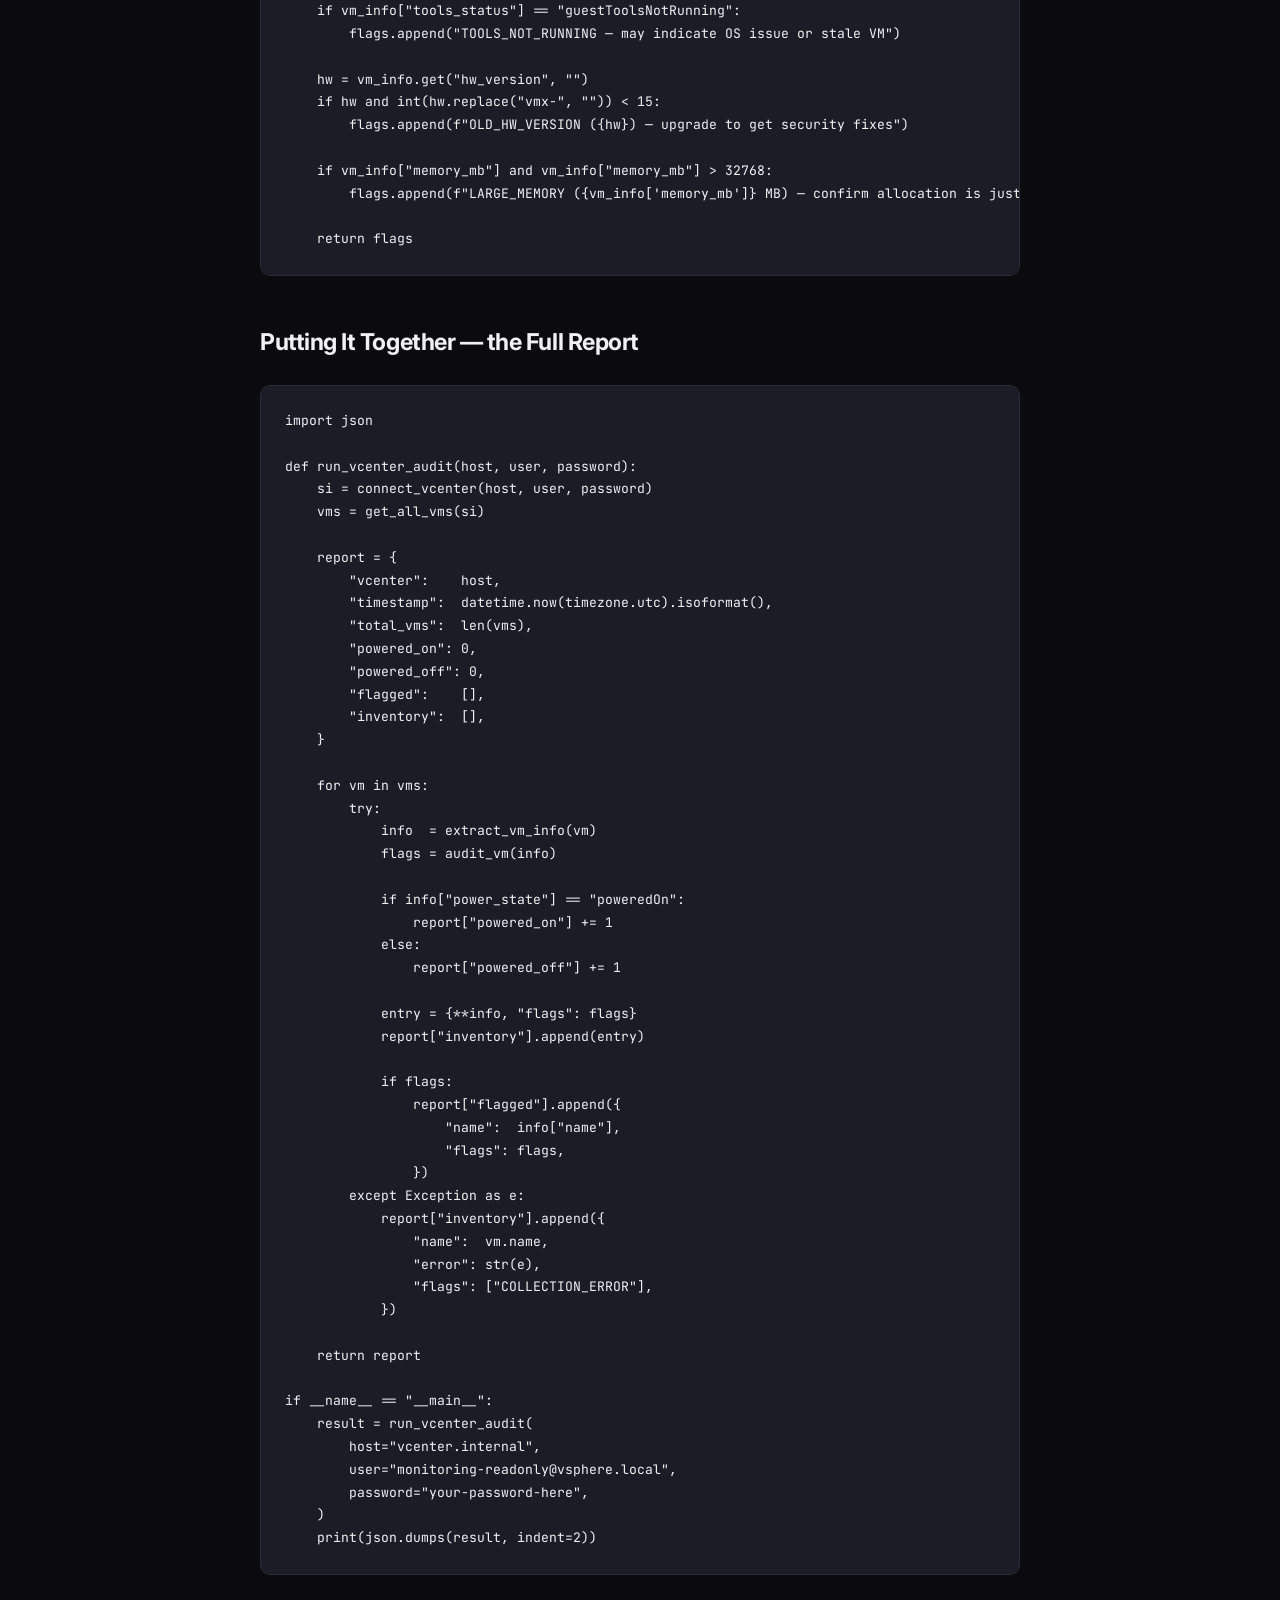
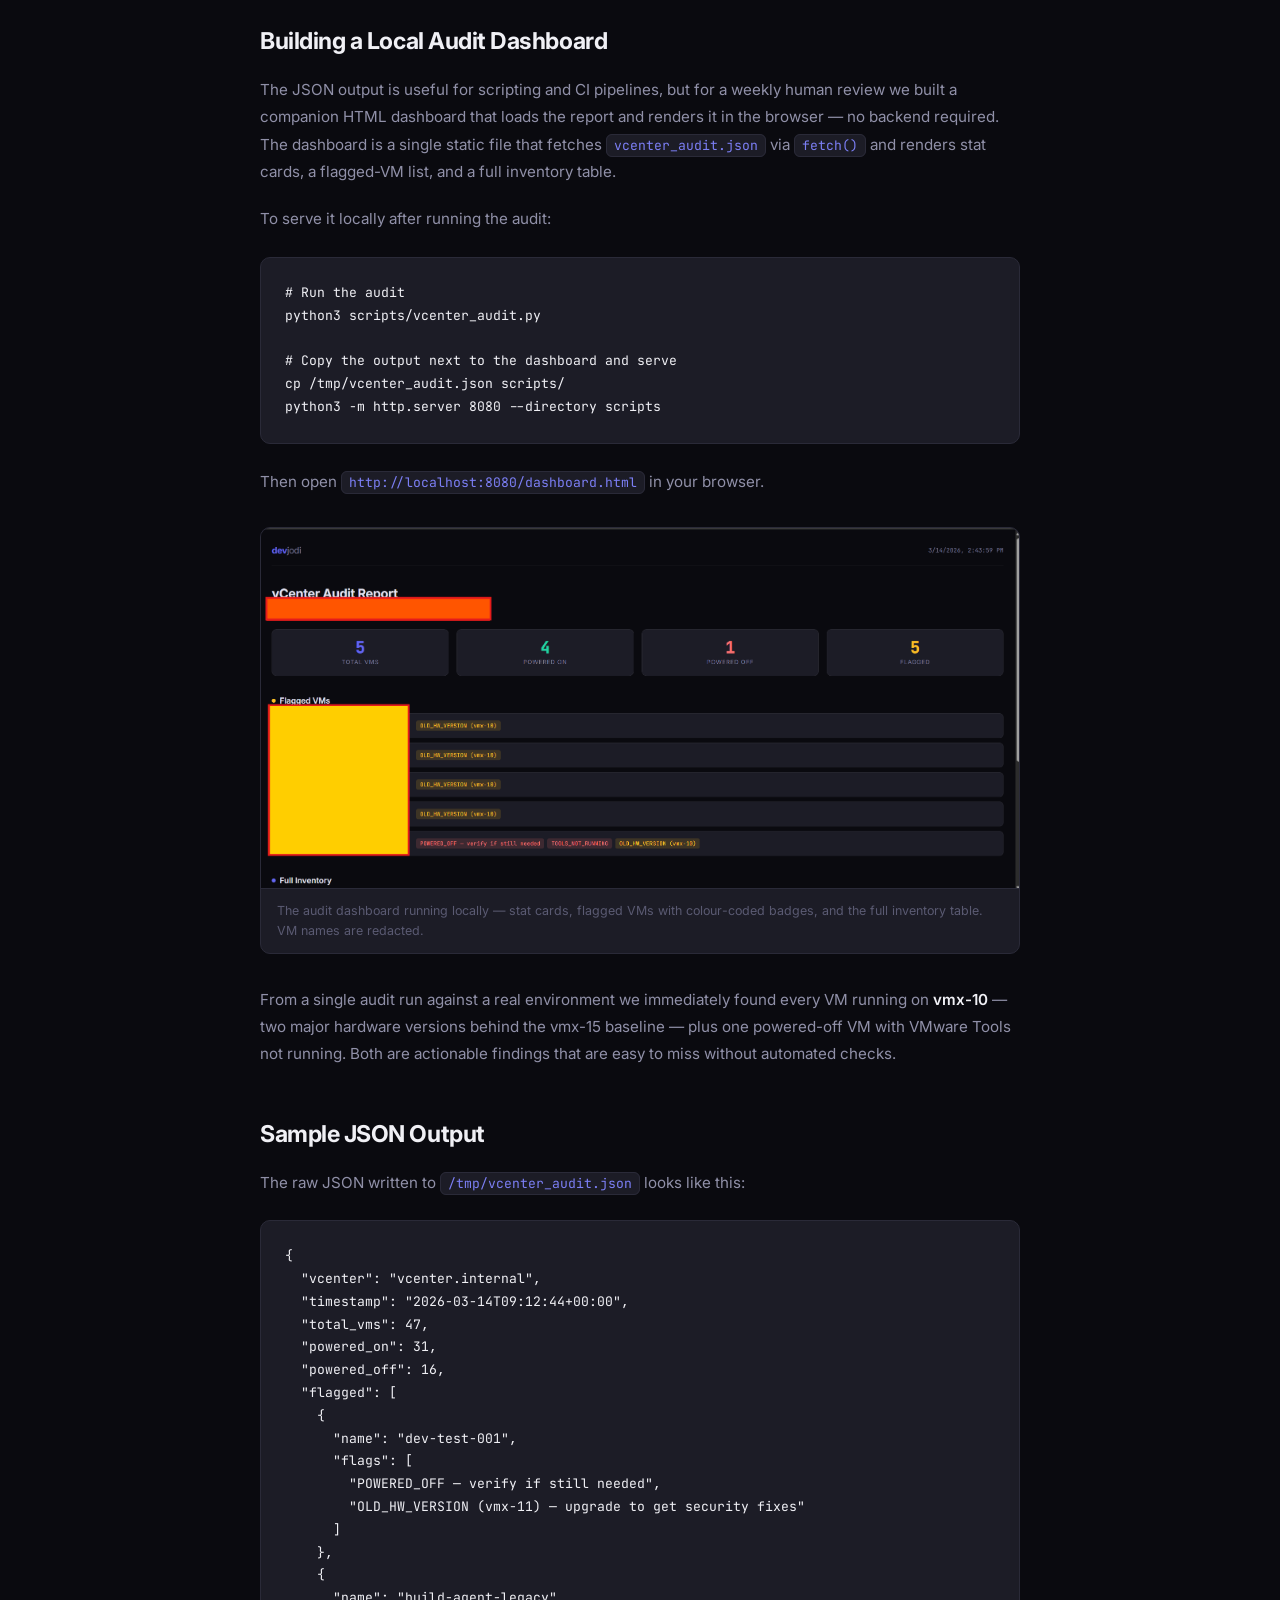
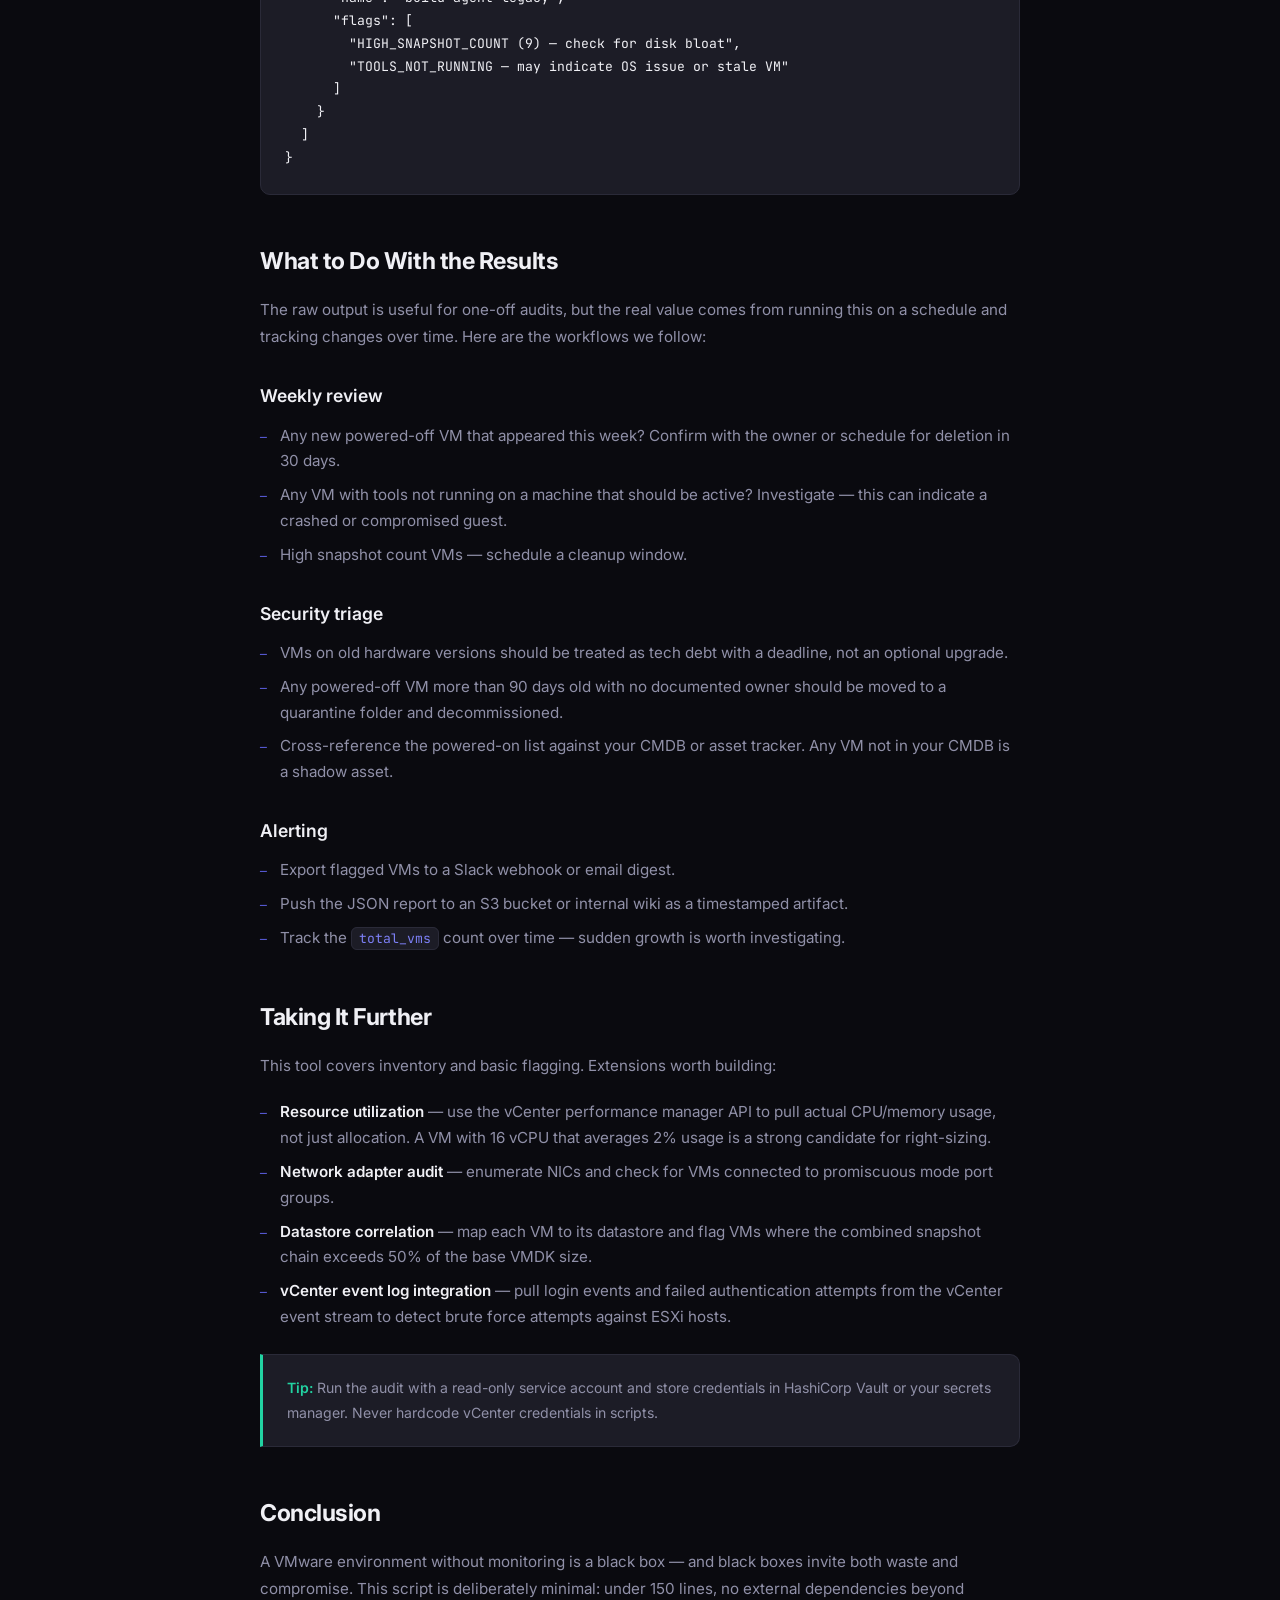
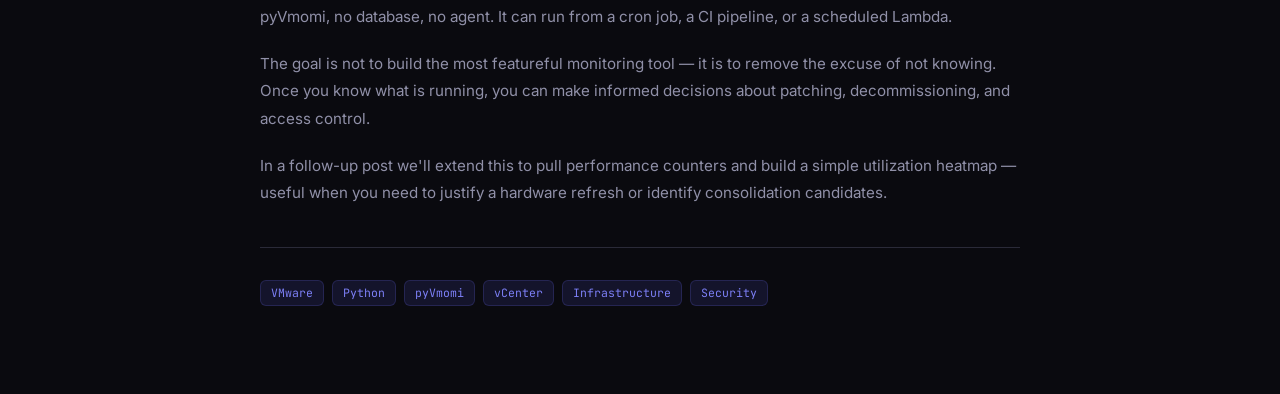
<file: blog/vmware-vcenter-monitoring-python.html>
<!DOCTYPE html>
<html lang="en">
<head>
  <meta charset="UTF-8" />
  <meta name="viewport" content="width=device-width, initial-scale=1.0" />
  <meta name="description" content="Build a Python-based vCenter monitoring tool using pyVmomi to inventory VMs, track power states, and flag security risks like orphaned and stale virtual machines." />
  <meta name="keywords" content="VMware, vCenter, pyVmomi, Python, VM monitoring, virtualization security, infrastructure automation" />
  <meta name="author" content="DevJodi" />
  <meta property="og:title" content="VMware vCenter Monitoring with Python — DevJodi" />
  <meta property="og:description" content="Build a Python-based vCenter monitoring tool using pyVmomi to inventory VMs, track power states, and flag security risks." />
  <meta property="og:type" content="article" />
  <meta property="og:url" content="https://devjodi.com/blog/vmware-vcenter-monitoring-python.html" />
  <meta name="twitter:card" content="summary_large_image" />
  <title>VMware vCenter Monitoring with Python — DevJodi</title>
  <link rel="canonical" href="https://devjodi.com/blog/vmware-vcenter-monitoring-python.html" />
  <link rel="icon" type="image/svg+xml" href="../assets/images/favicon.svg" />
  <link rel="stylesheet" href="../assets/css/style.css" />
  <link rel="preconnect" href="https://fonts.googleapis.com" />
  <link rel="preconnect" href="https://fonts.gstatic.com" crossorigin />
  <link href="https://fonts.googleapis.com/css2?family=Inter:wght@400;500;600;700&family=JetBrains+Mono:wght@400;500&display=swap" rel="stylesheet" />
</head>
<body>

  <!-- Navigation -->
  <nav class="nav scrolled" id="nav">
    <div class="nav__inner">
      <a href="../index.html" class="nav__logo">DevJodi</a>
      <ul class="nav__links">
        <li><a href="../index.html#home" class="nav__link">Home</a></li>
        <li><a href="../index.html#services" class="nav__link">Services</a></li>
        <li><a href="../index.html#projects" class="nav__link">Projects</a></li>
        <li><a href="../index.html#blog" class="nav__link active">Blog</a></li>
        <li><a href="../index.html#contact" class="nav__link nav__link--cta">Contact</a></li>
      </ul>
    </div>
  </nav>

  <main>

    <!-- Article Hero -->
    <div class="article-hero">
      <div class="container">
        <a href="../index.html#blog" class="article-hero__back">
          <svg width="14" height="14" viewBox="0 0 24 24" fill="none" stroke="currentColor" stroke-width="2" stroke-linecap="round" stroke-linejoin="round"><polyline points="15 18 9 12 15 6"/></svg>
          Back to Blog
        </a>
        <div class="article-hero__meta">
          <span class="blog-item__tag">Infrastructure</span>
          <span class="blog-item__tag">Security</span>
          <time class="blog-item__date">March 2026</time>
        </div>
        <h1 class="article-hero__title">VMware vCenter Monitoring with Python — Know Every VM in Your Infrastructure</h1>
        <p class="article-hero__desc">Most VMware environments have VMs that nobody owns, VMs that haven't been touched in months, and resource allocations that were "temporary" two years ago. Here's how to build a Python tool that surfaces all of it using the vCenter REST API and pyVmomi.</p>
      </div>
    </div>

    <!-- Article Body -->
    <div class="container">
      <div class="article-body">

        <p>
          VMware environments grow organically. A developer spins up a test VM, forgets about it. A project ends but the VMs keep running. An old snapshot chain silently eats disk. Over time, without active monitoring, a vCenter environment becomes a graveyard of resources — and a security blind spot.
        </p>

        <p>
          We built a small Python tool internally to connect to vCenter, pull a full VM inventory, and report on power states, resource usage, and machines that look suspicious or wasteful. This post walks through the approach.
        </p>

        <h2>Why vCenter Monitoring Matters for Security</h2>

        <p>
          VM sprawl is not just a cost problem — it is a security problem. Consider what an attacker can do with an orphaned VM:
        </p>

        <ul>
          <li>It likely hasn't received OS patches in months or years</li>
          <li>Its firewall rules may be overly permissive from a testing phase</li>
          <li>No one is watching its logs or network traffic</li>
          <li>It may still have active credentials, VPN configs, or service accounts on it</li>
        </ul>

        <p>
          Beyond orphaned VMs, stale snapshots can expose sensitive data if the VM was cloned at a point where secrets were on disk. And VMs running with hardware version 7 or 8 are missing a decade of hypervisor security patches.
        </p>

        <div class="article-callout">
          <p><strong>Key insight:</strong> Every unmonitored VM is an unknown attack surface. The first step to securing a VMware environment is knowing exactly what is running and what is not.</p>
        </div>

        <h2>Prerequisites</h2>

        <p>You need:</p>

        <ul>
          <li>Python 3.8+ with <code>pyVmomi</code> installed (<code>pip install pyVmomi</code>)</li>
          <li>A vCenter account with read-only access (never use admin for monitoring)</li>
          <li>Network access to the vCenter server (port 443)</li>
        </ul>

        <p>
          For the read-only account, create a dedicated monitoring role in vCenter with only the permissions needed — Global &gt; Read, Virtual Machine &gt; Read, Host &gt; Read. Principle of least privilege applies here too.
        </p>

        <h2>Connecting to vCenter with pyVmomi</h2>

        <p>
          pyVmomi is VMware's official Python SDK for the vSphere API. It lets you connect to a vCenter or ESXi host and traverse the entire managed object model.
        </p>

        <pre><code>import ssl
import atexit
from pyVim.connect import SmartConnect, Disconnect
from pyVmomi import vim

def connect_vcenter(host, user, password, port=443):
    """Connect to vCenter and return a service instance."""
    context = ssl.SSLContext(ssl.PROTOCOL_TLS_CLIENT)
    # In production: load proper CA cert instead of disabling verification
    context.check_hostname = False
    context.verify_mode = ssl.CERT_NONE

    si = SmartConnect(
        host=host,
        user=user,
        pwd=password,
        port=port,
        sslContext=context
    )
    atexit.register(Disconnect, si)
    return si</code></pre>

        <div class="article-callout article-callout--warn">
          <p><strong>Warning:</strong> The example above disables SSL verification for simplicity in lab environments. In production, always provide a proper CA certificate and set <code>verify_mode = ssl.CERT_REQUIRED</code>.</p>
        </div>

        <h2>Collecting the Full VM Inventory</h2>

        <p>
          The most efficient way to retrieve all VMs is using pyVmomi's <strong>container view</strong>. This avoids manually traversing the object hierarchy and lets vCenter do the filtering on the server side.
        </p>

        <pre><code>def get_all_vms(si):
    """Return a list of all VM objects from vCenter."""
    content = si.RetrieveContent()
    container = content.rootFolder
    view_type = [vim.VirtualMachine]
    recursive = True

    container_view = content.viewManager.CreateContainerView(
        container, view_type, recursive
    )
    vms = list(container_view.view)
    container_view.Destroy()
    return vms</code></pre>

        <h2>Extracting VM Metrics</h2>

        <p>
          For each VM object, we can pull config, runtime state, and guest info. Here is a function that extracts the fields we care about for both inventory and security review:
        </p>

        <pre><code>from datetime import datetime, timezone

def extract_vm_info(vm):
    """Extract key metadata from a VM managed object."""
    config   = vm.config
    runtime  = vm.runtime
    summary  = vm.summary
    guest    = vm.guest

    # CPU and memory allocation
    cpu_count   = config.hardware.numCPU if config else None
    memory_mb   = config.hardware.memoryMB if config else None

    # Power state
    power_state = runtime.powerState  # poweredOn / poweredOff / suspended

    # Last time tools heartbeat was seen (indicates active use)
    tools_running = guest.toolsRunningStatus if guest else "unknown"

    # Snapshot count — high count = cleanup needed
    snapshot_count = 0
    if vm.snapshot:
        snapshot_count = count_snapshots(vm.snapshot.rootSnapshotList)

    # Hardware version (e.g. vmx-19)
    hw_version = config.version if config else "unknown"

    return {
        "name":           vm.name,
        "power_state":    power_state,
        "cpu":            cpu_count,
        "memory_mb":      memory_mb,
        "tools_status":   tools_running,
        "snapshot_count": snapshot_count,
        "hw_version":     hw_version,
        "guest_os":       config.guestFullName if config else "unknown",
        "uuid":           config.uuid if config else None,
    }

def count_snapshots(snapshot_list):
    """Recursively count all snapshots in the tree."""
    count = 0
    for snap in snapshot_list:
        count += 1
        if snap.childSnapshotList:
            count += count_snapshots(snap.childSnapshotList)
    return count</code></pre>

        <h2>Flagging VMs That Need Attention</h2>

        <p>
          Once you have the inventory, you can apply rules to identify VMs that need investigation. We use a simple flag system:
        </p>

        <pre><code>def audit_vm(vm_info):
    """Return a list of findings for a single VM."""
    flags = []

    if vm_info["power_state"] == "poweredOff":
        flags.append("POWERED_OFF — verify if still needed")

    if vm_info["snapshot_count"] > 3:
        flags.append(f"HIGH_SNAPSHOT_COUNT ({vm_info['snapshot_count']}) — check for disk bloat")

    if vm_info["tools_status"] == "guestToolsNotRunning":
        flags.append("TOOLS_NOT_RUNNING — may indicate OS issue or stale VM")

    hw = vm_info.get("hw_version", "")
    if hw and int(hw.replace("vmx-", "")) < 15:
        flags.append(f"OLD_HW_VERSION ({hw}) — upgrade to get security fixes")

    if vm_info["memory_mb"] and vm_info["memory_mb"] > 32768:
        flags.append(f"LARGE_MEMORY ({vm_info['memory_mb']} MB) — confirm allocation is justified")

    return flags</code></pre>

        <h2>Putting It Together — the Full Report</h2>

        <pre><code>import json

def run_vcenter_audit(host, user, password):
    si = connect_vcenter(host, user, password)
    vms = get_all_vms(si)

    report = {
        "vcenter":    host,
        "timestamp":  datetime.now(timezone.utc).isoformat(),
        "total_vms":  len(vms),
        "powered_on": 0,
        "powered_off": 0,
        "flagged":    [],
        "inventory":  [],
    }

    for vm in vms:
        try:
            info  = extract_vm_info(vm)
            flags = audit_vm(info)

            if info["power_state"] == "poweredOn":
                report["powered_on"] += 1
            else:
                report["powered_off"] += 1

            entry = {**info, "flags": flags}
            report["inventory"].append(entry)

            if flags:
                report["flagged"].append({
                    "name":  info["name"],
                    "flags": flags,
                })
        except Exception as e:
            report["inventory"].append({
                "name":  vm.name,
                "error": str(e),
                "flags": ["COLLECTION_ERROR"],
            })

    return report

if __name__ == "__main__":
    result = run_vcenter_audit(
        host="vcenter.internal",
        user="monitoring-readonly@vsphere.local",
        password="your-password-here",
    )
    print(json.dumps(result, indent=2))</code></pre>

        <h2>Building a Local Audit Dashboard</h2>

        <p>
          The JSON output is useful for scripting and CI pipelines, but for a weekly human review we built a companion HTML dashboard that loads the report and renders it in the browser — no backend required. The dashboard is a single static file that fetches <code>vcenter_audit.json</code> via <code>fetch()</code> and renders stat cards, a flagged-VM list, and a full inventory table.
        </p>

        <p>To serve it locally after running the audit:</p>

        <pre><code># Run the audit
python3 scripts/vcenter_audit.py

# Copy the output next to the dashboard and serve
cp /tmp/vcenter_audit.json scripts/
python3 -m http.server 8080 --directory scripts</code></pre>

        <p>Then open <code>http://localhost:8080/dashboard.html</code> in your browser.</p>

        <figure class="article-figure">
          <img
            src="../assets/images/vcenter-audit-dashboard.png"
            alt="vCenter Audit Dashboard showing stat cards, flagged VMs, and full inventory table"
            loading="lazy"
          />
          <figcaption>The audit dashboard running locally — stat cards, flagged VMs with colour-coded badges, and the full inventory table. VM names are redacted.</figcaption>
        </figure>

        <p>
          From a single audit run against a real environment we immediately found every VM running on <strong>vmx-10</strong> — two major hardware versions behind the vmx-15 baseline — plus one powered-off VM with VMware Tools not running. Both are actionable findings that are easy to miss without automated checks.
        </p>

        <h2>Sample JSON Output</h2>

        <p>The raw JSON written to <code>/tmp/vcenter_audit.json</code> looks like this:</p>

        <pre><code>{
  "vcenter": "vcenter.internal",
  "timestamp": "2026-03-14T09:12:44+00:00",
  "total_vms": 47,
  "powered_on": 31,
  "powered_off": 16,
  "flagged": [
    {
      "name": "dev-test-001",
      "flags": [
        "POWERED_OFF — verify if still needed",
        "OLD_HW_VERSION (vmx-11) — upgrade to get security fixes"
      ]
    },
    {
      "name": "build-agent-legacy",
      "flags": [
        "HIGH_SNAPSHOT_COUNT (9) — check for disk bloat",
        "TOOLS_NOT_RUNNING — may indicate OS issue or stale VM"
      ]
    }
  ]
}</code></pre>

        <h2>What to Do With the Results</h2>

        <p>
          The raw output is useful for one-off audits, but the real value comes from running this on a schedule and tracking changes over time. Here are the workflows we follow:
        </p>

        <h3>Weekly review</h3>
        <ul>
          <li>Any new powered-off VM that appeared this week? Confirm with the owner or schedule for deletion in 30 days.</li>
          <li>Any VM with tools not running on a machine that should be active? Investigate — this can indicate a crashed or compromised guest.</li>
          <li>High snapshot count VMs — schedule a cleanup window.</li>
        </ul>

        <h3>Security triage</h3>
        <ul>
          <li>VMs on old hardware versions should be treated as tech debt with a deadline, not an optional upgrade.</li>
          <li>Any powered-off VM more than 90 days old with no documented owner should be moved to a quarantine folder and decommissioned.</li>
          <li>Cross-reference the powered-on list against your CMDB or asset tracker. Any VM not in your CMDB is a shadow asset.</li>
        </ul>

        <h3>Alerting</h3>
        <ul>
          <li>Export flagged VMs to a Slack webhook or email digest.</li>
          <li>Push the JSON report to an S3 bucket or internal wiki as a timestamped artifact.</li>
          <li>Track the <code>total_vms</code> count over time — sudden growth is worth investigating.</li>
        </ul>

        <h2>Taking It Further</h2>

        <p>
          This tool covers inventory and basic flagging. Extensions worth building:
        </p>

        <ul>
          <li><strong>Resource utilization</strong> — use the vCenter performance manager API to pull actual CPU/memory usage, not just allocation. A VM with 16 vCPU that averages 2% usage is a strong candidate for right-sizing.</li>
          <li><strong>Network adapter audit</strong> — enumerate NICs and check for VMs connected to promiscuous mode port groups.</li>
          <li><strong>Datastore correlation</strong> — map each VM to its datastore and flag VMs where the combined snapshot chain exceeds 50% of the base VMDK size.</li>
          <li><strong>vCenter event log integration</strong> — pull login events and failed authentication attempts from the vCenter event stream to detect brute force attempts against ESXi hosts.</li>
        </ul>

        <div class="article-callout">
          <p><strong>Tip:</strong> Run the audit with a read-only service account and store credentials in HashiCorp Vault or your secrets manager. Never hardcode vCenter credentials in scripts.</p>
        </div>

        <h2>Conclusion</h2>

        <p>
          A VMware environment without monitoring is a black box — and black boxes invite both waste and compromise. This script is deliberately minimal: under 150 lines, no external dependencies beyond pyVmomi, no database, no agent. It can run from a cron job, a CI pipeline, or a scheduled Lambda.
        </p>

        <p>
          The goal is not to build the most featureful monitoring tool — it is to remove the excuse of not knowing. Once you know what is running, you can make informed decisions about patching, decommissioning, and access control.
        </p>

        <p>
          In a follow-up post we'll extend this to pull performance counters and build a simple utilization heatmap — useful when you need to justify a hardware refresh or identify consolidation candidates.
        </p>

        <div class="article-tags">
          <span class="tag">VMware</span>
          <span class="tag">Python</span>
          <span class="tag">pyVmomi</span>
          <span class="tag">vCenter</span>
          <span class="tag">Infrastructure</span>
          <span class="tag">Security</span>
        </div>

      </div>
    </div>

  </main>

  <!-- Footer -->
  <footer class="footer">
    <div class="container">
      <div class="footer__inner">
        <span class="footer__brand">DevJodi</span>
        <span class="footer__copy">&copy; 2026 DevJodi. All rights reserved.</span>
        <nav class="footer__nav" aria-label="Footer navigation">
          <a href="../index.html#home">Home</a>
          <a href="../index.html#services">Services</a>
          <a href="../index.html#projects">Projects</a>
          <a href="../index.html#blog">Blog</a>
          <a href="../index.html#contact">Contact</a>
        </nav>
      </div>
    </div>
  </footer>

  <script src="../assets/js/main.js"></script>
</body>
</html>
</file>
<file: assets/css/style.css>
/* ============================================================
   DevJodi — style.css
   Dark developer theme, mobile-first responsive layout
   ============================================================ */

/* ── Reset & base ─────────────────────────────────────────── */
*, *::before, *::after {
  box-sizing: border-box;
  margin: 0;
  padding: 0;
}

:root {
  /* Colors */
  --bg-base:      #0a0a0f;
  --bg-surface:   #111118;
  --bg-elevated:  #18181f;
  --bg-card:      #1c1c26;

  --border:       #2a2a38;
  --border-light: #323244;

  --text-primary:   #f0f0f5;
  --text-secondary: #9090a8;
  --text-muted:     #5a5a72;

  --accent:        #6366f1;     /* indigo */
  --accent-hover:  #7c7ff5;
  --accent-dim:    rgba(99,102,241,.12);
  --accent-glow:   rgba(99,102,241,.25);

  --green:   #22d3a2;
  --green-dim: rgba(34,211,162,.12);

  /* Typography */
  --font-sans: 'Inter', system-ui, -apple-system, sans-serif;
  --font-mono: 'JetBrains Mono', 'Fira Code', monospace;

  /* Spacing */
  --radius-sm:  6px;
  --radius-md:  10px;
  --radius-lg:  16px;

  /* Transitions */
  --transition: 200ms ease;
}

html {
  scroll-behavior: smooth;
  -webkit-text-size-adjust: 100%;
}

body {
  font-family: var(--font-sans);
  background-color: var(--bg-base);
  color: var(--text-primary);
  line-height: 1.6;
  min-height: 100vh;
  overflow-x: hidden;
}

img, svg { display: block; max-width: 100%; }

a {
  color: inherit;
  text-decoration: none;
}

ul { list-style: none; }

/* ── Scrollbar ────────────────────────────────────────────── */
::-webkit-scrollbar { width: 6px; }
::-webkit-scrollbar-track { background: var(--bg-base); }
::-webkit-scrollbar-thumb { background: var(--border-light); border-radius: 3px; }

/* ── Container ────────────────────────────────────────────── */
.container {
  width: 100%;
  max-width: 1120px;
  margin-inline: auto;
  padding-inline: 24px;
}

/* ── Grid ─────────────────────────────────────────────────── */
.grid {
  display: grid;
  gap: 24px;
}

.grid--2 {
  grid-template-columns: repeat(auto-fit, minmax(280px, 1fr));
}

/* ── Navigation ───────────────────────────────────────────── */
.nav {
  position: fixed;
  top: 0;
  inset-inline: 0;
  z-index: 100;
  background: rgba(10, 10, 15, 0.85);
  backdrop-filter: blur(16px);
  -webkit-backdrop-filter: blur(16px);
  border-bottom: 1px solid transparent;
  transition: border-color var(--transition), background var(--transition);
}

.nav.scrolled {
  border-bottom-color: var(--border);
}

.nav__inner {
  display: flex;
  align-items: center;
  justify-content: space-between;
  height: 60px;
  max-width: 1120px;
  margin-inline: auto;
  padding-inline: 24px;
}

.nav__logo {
  font-family: var(--font-mono);
  font-size: 1.1rem;
  font-weight: 500;
  color: var(--text-primary);
  letter-spacing: -0.02em;
}

.nav__logo::before {
  content: '> ';
  color: var(--accent);
}

.nav__links {
  display: flex;
  align-items: center;
  gap: 4px;
}

.nav__link {
  padding: 6px 14px;
  font-size: 0.875rem;
  color: var(--text-secondary);
  border-radius: var(--radius-sm);
  transition: color var(--transition), background var(--transition);
}

.nav__link:hover,
.nav__link.active {
  color: var(--text-primary);
  background: var(--bg-elevated);
}

.nav__link--cta {
  background: var(--accent-dim);
  color: var(--accent-hover);
  border: 1px solid rgba(99,102,241,.3);
}

.nav__link--cta:hover {
  background: var(--accent);
  color: #fff;
  border-color: var(--accent);
}

/* Hamburger */
.nav__toggle {
  display: none;
  flex-direction: column;
  justify-content: center;
  gap: 5px;
  width: 36px;
  height: 36px;
  background: none;
  border: 1px solid var(--border);
  border-radius: var(--radius-sm);
  cursor: pointer;
  padding: 6px;
}

.nav__toggle span {
  display: block;
  width: 100%;
  height: 2px;
  background: var(--text-secondary);
  border-radius: 2px;
  transition: transform var(--transition), opacity var(--transition);
}

.nav__toggle[aria-expanded="true"] span:nth-child(1) {
  transform: translateY(7px) rotate(45deg);
}
.nav__toggle[aria-expanded="true"] span:nth-child(2) {
  opacity: 0;
}
.nav__toggle[aria-expanded="true"] span:nth-child(3) {
  transform: translateY(-7px) rotate(-45deg);
}

/* ── Hero ─────────────────────────────────────────────────── */
.hero {
  min-height: 100svh;
  display: flex;
  align-items: center;
  padding: 100px 0 80px;
  position: relative;
  overflow: hidden;
}

/* Subtle grid background */
.hero::before {
  content: '';
  position: absolute;
  inset: 0;
  background-image:
    linear-gradient(var(--border) 1px, transparent 1px),
    linear-gradient(90deg, var(--border) 1px, transparent 1px);
  background-size: 60px 60px;
  opacity: 0.25;
  mask-image: radial-gradient(ellipse 80% 60% at 50% 0%, #000 40%, transparent 100%);
  -webkit-mask-image: radial-gradient(ellipse 80% 60% at 50% 0%, #000 40%, transparent 100%);
}

/* Glow orb */
.hero::after {
  content: '';
  position: absolute;
  top: -100px;
  left: 50%;
  transform: translateX(-50%);
  width: 700px;
  height: 400px;
  background: radial-gradient(ellipse, var(--accent-glow) 0%, transparent 70%);
  pointer-events: none;
}

.hero .container {
  position: relative;
  z-index: 1;
}

.hero__badge {
  display: inline-flex;
  align-items: center;
  gap: 8px;
  padding: 6px 14px;
  background: var(--green-dim);
  border: 1px solid rgba(34,211,162,.25);
  border-radius: 999px;
  font-size: 0.8rem;
  font-family: var(--font-mono);
  color: var(--green);
  margin-bottom: 28px;
}

.badge__dot {
  width: 7px;
  height: 7px;
  background: var(--green);
  border-radius: 50%;
  box-shadow: 0 0 6px var(--green);
  animation: pulse 2s ease-in-out infinite;
}

@keyframes pulse {
  0%, 100% { opacity: 1; }
  50%       { opacity: 0.4; }
}

.hero__title {
  font-size: clamp(3.5rem, 10vw, 7rem);
  font-weight: 700;
  letter-spacing: -0.04em;
  line-height: 1;
  margin-bottom: 16px;
  background: linear-gradient(135deg, var(--text-primary) 50%, var(--text-secondary) 100%);
  -webkit-background-clip: text;
  -webkit-text-fill-color: transparent;
  background-clip: text;
}

.hero__subtitle {
  font-family: var(--font-mono);
  font-size: clamp(0.9rem, 2.5vw, 1.15rem);
  color: var(--accent-hover);
  letter-spacing: 0.04em;
  margin-bottom: 24px;
}

.hero__description {
  font-size: clamp(1rem, 2vw, 1.2rem);
  color: var(--text-secondary);
  max-width: 520px;
  margin-bottom: 40px;
  line-height: 1.7;
}

.hero__actions {
  display: flex;
  flex-wrap: wrap;
  gap: 14px;
  margin-bottom: 48px;
}

.hero__tech {
  display: flex;
  flex-wrap: wrap;
  gap: 8px;
}

/* ── Buttons ──────────────────────────────────────────────── */
.btn {
  display: inline-flex;
  align-items: center;
  gap: 8px;
  padding: 12px 26px;
  border-radius: var(--radius-md);
  font-size: 0.9rem;
  font-weight: 500;
  cursor: pointer;
  border: none;
  transition: all var(--transition);
  white-space: nowrap;
}

.btn--primary {
  background: var(--accent);
  color: #fff;
  box-shadow: 0 0 20px var(--accent-glow);
}

.btn--primary:hover {
  background: var(--accent-hover);
  box-shadow: 0 0 30px var(--accent-glow);
  transform: translateY(-1px);
}

.btn--ghost {
  background: transparent;
  color: var(--text-secondary);
  border: 1px solid var(--border-light);
}

.btn--ghost:hover {
  background: var(--bg-elevated);
  color: var(--text-primary);
  border-color: var(--border-light);
}

/* ── Tags ─────────────────────────────────────────────────── */
.tech-tag {
  padding: 4px 12px;
  background: var(--bg-elevated);
  border: 1px solid var(--border);
  border-radius: 999px;
  font-family: var(--font-mono);
  font-size: 0.75rem;
  color: var(--text-muted);
}

.tag {
  padding: 3px 10px;
  background: var(--accent-dim);
  border: 1px solid rgba(99,102,241,.2);
  border-radius: var(--radius-sm);
  font-family: var(--font-mono);
  font-size: 0.72rem;
  color: var(--accent-hover);
}

/* ── Section base ─────────────────────────────────────────── */
.section {
  padding: 96px 0;
}

.section--alt {
  background: var(--bg-surface);
  border-top: 1px solid var(--border);
  border-bottom: 1px solid var(--border);
}

.section__header {
  text-align: center;
  margin-bottom: 64px;
}

.section__label {
  display: inline-block;
  font-family: var(--font-mono);
  font-size: 0.78rem;
  color: var(--accent);
  letter-spacing: 0.08em;
  text-transform: uppercase;
  margin-bottom: 12px;
}

.section__title {
  font-size: clamp(1.8rem, 4vw, 2.8rem);
  font-weight: 700;
  letter-spacing: -0.03em;
  margin-bottom: 14px;
}

.section__desc {
  font-size: 1rem;
  color: var(--text-secondary);
  max-width: 480px;
  margin-inline: auto;
}

/* ── Service cards ────────────────────────────────────────── */
.card {
  background: var(--bg-card);
  border: 1px solid var(--border);
  border-radius: var(--radius-lg);
  padding: 32px;
  transition: border-color var(--transition), transform var(--transition), box-shadow var(--transition);
}

.card:hover {
  border-color: var(--accent);
  transform: translateY(-3px);
  box-shadow: 0 8px 32px rgba(0,0,0,.4), 0 0 0 1px var(--accent-dim);
}

.card__icon {
  width: 48px;
  height: 48px;
  display: flex;
  align-items: center;
  justify-content: center;
  background: var(--accent-dim);
  border: 1px solid rgba(99,102,241,.2);
  border-radius: var(--radius-md);
  color: var(--accent-hover);
  margin-bottom: 20px;
}

.card__title {
  font-size: 1.05rem;
  font-weight: 600;
  margin-bottom: 10px;
}

.card__text {
  font-size: 0.9rem;
  color: var(--text-secondary);
  margin-bottom: 20px;
  line-height: 1.65;
}

.card__list {
  display: flex;
  flex-direction: column;
  gap: 6px;
}

.card__list li {
  font-size: 0.82rem;
  color: var(--text-muted);
  padding-left: 16px;
  position: relative;
}

.card__list li::before {
  content: '─';
  position: absolute;
  left: 0;
  color: var(--accent);
  font-size: 0.7rem;
  top: 1px;
}

/* ── Project cards ────────────────────────────────────────── */
.project-card {
  background: var(--bg-card);
  border: 1px solid var(--border);
  border-radius: var(--radius-lg);
  padding: 28px;
  display: flex;
  flex-direction: column;
  gap: 16px;
  transition: border-color var(--transition), transform var(--transition);
}

.project-card:hover {
  border-color: var(--border-light);
  transform: translateY(-2px);
}

.project-card__header {
  display: flex;
  align-items: center;
  gap: 10px;
}

.project-card__repo-icon {
  color: var(--text-muted);
}

.project-card__lang {
  font-family: var(--font-mono);
  font-size: 0.75rem;
  color: var(--text-muted);
  margin-left: auto;
  background: var(--bg-elevated);
  padding: 2px 8px;
  border-radius: var(--radius-sm);
  border: 1px solid var(--border);
}

.project-card__title {
  font-size: 1rem;
  font-weight: 600;
  line-height: 1.4;
}

.project-card__text {
  font-size: 0.875rem;
  color: var(--text-secondary);
  line-height: 1.65;
  flex: 1;
}

.project-card__tags {
  display: flex;
  flex-wrap: wrap;
  gap: 6px;
}

.project-card__link {
  display: inline-flex;
  align-items: center;
  gap: 6px;
  font-size: 0.82rem;
  font-family: var(--font-mono);
  color: var(--accent-hover);
  margin-top: auto;
  transition: gap var(--transition), color var(--transition);
}

.project-card__link:hover {
  gap: 10px;
  color: #fff;
}

/* ── Blog ─────────────────────────────────────────────────── */
.blog-list {
  display: flex;
  flex-direction: column;
  gap: 0;
  max-width: 760px;
  margin-inline: auto;
}

.blog-item {
  padding: 32px 0;
  border-bottom: 1px solid var(--border);
}

.blog-item:last-child {
  border-bottom: none;
}

.blog-item__meta {
  display: flex;
  align-items: center;
  gap: 12px;
  margin-bottom: 12px;
}

.blog-item__tag {
  padding: 3px 10px;
  background: var(--bg-elevated);
  border: 1px solid var(--border);
  border-radius: 999px;
  font-size: 0.75rem;
  font-family: var(--font-mono);
  color: var(--accent-hover);
}

.blog-item__date {
  font-size: 0.78rem;
  color: var(--text-muted);
  font-family: var(--font-mono);
}

.blog-item__title {
  font-size: 1.15rem;
  font-weight: 600;
  margin-bottom: 10px;
  line-height: 1.4;
}

.blog-item__title a {
  color: var(--text-primary);
  transition: color var(--transition);
}

.blog-item__title a:hover {
  color: var(--accent-hover);
}

.blog-item__excerpt {
  font-size: 0.9rem;
  color: var(--text-secondary);
  line-height: 1.7;
  margin-bottom: 14px;
  max-width: 620px;
}

.blog-item__read {
  font-size: 0.82rem;
  font-family: var(--font-mono);
  color: var(--accent-hover);
  transition: letter-spacing var(--transition);
}

.blog-item__read:hover {
  letter-spacing: 0.02em;
}

/* ── Contact ──────────────────────────────────────────────── */
.contact-grid {
  display: grid;
  grid-template-columns: repeat(auto-fit, minmax(220px, 1fr));
  gap: 20px;
  max-width: 800px;
  margin-inline: auto;
}

.contact-card {
  background: var(--bg-card);
  border: 1px solid var(--border);
  border-radius: var(--radius-lg);
  padding: 28px 24px;
  text-align: center;
  transition: border-color var(--transition), transform var(--transition);
}

.contact-card:hover {
  border-color: var(--accent);
  transform: translateY(-2px);
}

.contact-card__icon {
  width: 48px;
  height: 48px;
  display: flex;
  align-items: center;
  justify-content: center;
  background: var(--accent-dim);
  border: 1px solid rgba(99,102,241,.2);
  border-radius: 50%;
  color: var(--accent-hover);
  margin: 0 auto 16px;
}

.contact-card__label {
  font-size: 0.78rem;
  font-family: var(--font-mono);
  color: var(--text-muted);
  text-transform: uppercase;
  letter-spacing: 0.06em;
  margin-bottom: 8px;
}

.contact-card__value {
  font-size: 0.9rem;
  color: var(--text-secondary);
  word-break: break-word;
  transition: color var(--transition);
}

.contact-card__value:hover {
  color: var(--accent-hover);
}

/* ── Footer ───────────────────────────────────────────────── */
.footer {
  background: var(--bg-surface);
  border-top: 1px solid var(--border);
  padding: 28px 0;
}

.footer__inner {
  display: flex;
  flex-wrap: wrap;
  align-items: center;
  justify-content: space-between;
  gap: 16px;
}

.footer__brand {
  font-family: var(--font-mono);
  font-size: 0.9rem;
  color: var(--text-primary);
}

.footer__brand::before {
  content: '> ';
  color: var(--accent);
}

.footer__copy {
  font-size: 0.8rem;
  color: var(--text-muted);
}

.footer__nav {
  display: flex;
  flex-wrap: wrap;
  gap: 16px;
}

.footer__nav a {
  font-size: 0.8rem;
  color: var(--text-muted);
  transition: color var(--transition);
}

.footer__nav a:hover {
  color: var(--text-primary);
}

/* ── Blog article page ────────────────────────────────────── */
.article-hero {
  padding: 120px 0 64px;
  background: var(--bg-surface);
  border-bottom: 1px solid var(--border);
}

.article-hero__back {
  display: inline-flex;
  align-items: center;
  gap: 6px;
  font-family: var(--font-mono);
  font-size: 0.78rem;
  color: var(--text-muted);
  margin-bottom: 32px;
  transition: color var(--transition);
}

.article-hero__back:hover { color: var(--accent-hover); }

.article-hero__meta {
  display: flex;
  align-items: center;
  gap: 12px;
  margin-bottom: 20px;
}

.article-hero__title {
  font-size: clamp(1.8rem, 4vw, 3rem);
  font-weight: 700;
  letter-spacing: -0.03em;
  line-height: 1.2;
  margin-bottom: 20px;
  max-width: 760px;
}

.article-hero__desc {
  font-size: 1.05rem;
  color: var(--text-secondary);
  max-width: 680px;
  line-height: 1.7;
}

.article-body {
  padding: 72px 0 96px;
  max-width: 760px;
  margin-inline: auto;
}

.article-body h2 {
  font-size: 1.45rem;
  font-weight: 700;
  letter-spacing: -0.02em;
  margin: 48px 0 16px;
  color: var(--text-primary);
}

.article-body h3 {
  font-size: 1.1rem;
  font-weight: 600;
  margin: 32px 0 12px;
  color: var(--text-primary);
}

.article-body p {
  font-size: 0.95rem;
  color: var(--text-secondary);
  line-height: 1.8;
  margin-bottom: 20px;
}

.article-body ul, .article-body ol {
  padding-left: 0;
  margin-bottom: 20px;
  display: flex;
  flex-direction: column;
  gap: 8px;
}

.article-body ul li, .article-body ol li {
  font-size: 0.95rem;
  color: var(--text-secondary);
  line-height: 1.7;
  padding-left: 20px;
  position: relative;
}

.article-body ul li::before {
  content: '─';
  position: absolute;
  left: 0;
  color: var(--accent);
  font-size: 0.7rem;
  top: 5px;
}

.article-body ol {
  counter-reset: item;
  list-style: none;
}

.article-body ol li {
  counter-increment: item;
}

.article-body ol li::before {
  content: counter(item) ".";
  position: absolute;
  left: 0;
  color: var(--accent);
  font-family: var(--font-mono);
  font-size: 0.78rem;
  top: 3px;
}

.article-body strong {
  color: var(--text-primary);
  font-weight: 600;
}

.article-body a {
  color: var(--accent-hover);
  text-decoration: underline;
  text-underline-offset: 3px;
}

.article-body a:hover { color: #fff; }

.article-body pre {
  background: var(--bg-card);
  border: 1px solid var(--border);
  border-radius: var(--radius-md);
  padding: 24px;
  overflow-x: auto;
  margin: 24px 0;
  position: relative;
}

.article-body pre code {
  font-family: var(--font-mono);
  font-size: 0.82rem;
  color: var(--text-primary);
  line-height: 1.7;
  background: none;
  padding: 0;
  border: none;
}

.article-body code {
  font-family: var(--font-mono);
  font-size: 0.82rem;
  background: var(--bg-card);
  border: 1px solid var(--border);
  border-radius: var(--radius-sm);
  padding: 2px 7px;
  color: var(--accent-hover);
}

.article-body blockquote {
  border-left: 3px solid var(--accent);
  padding: 16px 20px;
  background: var(--accent-dim);
  border-radius: 0 var(--radius-md) var(--radius-md) 0;
  margin: 24px 0;
}

.article-body blockquote p {
  margin-bottom: 0;
  color: var(--text-primary);
  font-size: 0.9rem;
}

.article-callout {
  background: var(--bg-card);
  border: 1px solid var(--border);
  border-left: 3px solid var(--green);
  border-radius: 0 var(--radius-md) var(--radius-md) 0;
  padding: 20px 24px;
  margin: 24px 0;
}

.article-callout--warn {
  border-left-color: #f59e0b;
}

.article-callout p {
  margin-bottom: 0 !important;
  font-size: 0.88rem !important;
  color: var(--text-secondary) !important;
}

.article-callout p strong {
  color: var(--green);
}

.article-callout--warn p strong {
  color: #f59e0b;
}

.article-figure {
  margin: 2rem 0;
  border: 1px solid var(--border);
  border-radius: 10px;
  overflow: hidden;
  background: var(--bg-card);
}

.article-figure img {
  width: 100%;
  display: block;
}

.article-figure figcaption {
  padding: .75rem 1rem;
  font-size: .78rem;
  color: var(--text-muted);
  border-top: 1px solid var(--border);
}

.article-tags {
  display: flex;
  flex-wrap: wrap;
  gap: 8px;
  margin: 40px 0 0;
  padding-top: 32px;
  border-top: 1px solid var(--border);
}

/* ── Mobile ───────────────────────────────────────────────── */
@media (max-width: 768px) {
  .nav__toggle {
    display: flex;
  }

  .nav__links {
    position: fixed;
    top: 60px;
    inset-inline: 0;
    background: var(--bg-surface);
    border-bottom: 1px solid var(--border);
    flex-direction: column;
    align-items: stretch;
    gap: 0;
    padding: 12px 16px 20px;
    transform: translateY(-110%);
    opacity: 0;
    pointer-events: none;
    transition: transform 250ms ease, opacity 250ms ease;
  }

  .nav__links.open {
    transform: translateY(0);
    opacity: 1;
    pointer-events: auto;
  }

  .nav__link {
    padding: 12px 16px;
    font-size: 0.95rem;
    border-radius: var(--radius-md);
  }

  .nav__link--cta {
    margin-top: 8px;
    text-align: center;
  }

  .hero {
    padding: 100px 0 64px;
    min-height: auto;
  }

  .section {
    padding: 72px 0;
  }

  .grid--2 {
    grid-template-columns: 1fr;
  }

  .footer__inner {
    flex-direction: column;
    text-align: center;
  }

  .footer__nav {
    justify-content: center;
  }
}

@media (max-width: 480px) {
  .container { padding-inline: 16px; }

  .hero__actions {
    flex-direction: column;
  }

  .btn {
    justify-content: center;
  }

  .contact-grid {
    grid-template-columns: 1fr;
  }
}

/* ── pretext.js blog post demo block ──────────────────────────── */
.demo-block {
  margin: 2.5rem auto;
  width: 100%;
  border-radius: 16px;
  overflow: hidden;
  border: 1px solid rgba(99,102,241,0.25);
  background: #0f0f13;
  position: relative;
}
.demo-block__label {
  display: flex;
  align-items: center;
  gap: 0.5rem;
  padding: 0.75rem 1.25rem;
  background: rgba(99,102,241,0.10);
  font-family: 'JetBrains Mono', monospace;
  font-size: 0.72rem;
  letter-spacing: 0.1em;
  color: #6366f1;
  border-bottom: 1px solid rgba(99,102,241,0.15);
}
.demo-block__label span {
  width: 8px; height: 8px;
  border-radius: 50%;
  background: #22d3a2;
  display: inline-block;
  animation: pulse-dot 2s ease-in-out infinite;
}
.demo-block__canvas-wrap {
  display: flex;
  justify-content: center;
  align-items: center;
  flex-direction: column;
  padding: 2rem 1rem 1.5rem;
  gap: 1rem;
  position: relative;
}
.demo-block__canvas-wrap canvas {
  display: block;
  filter: drop-shadow(0 0 32px rgba(99,102,241,0.30));
}
.demo-subtitle {
  font-size: clamp(1rem, 3vw, 1.45rem);
  font-weight: 700;
  letter-spacing: 0.07em;
  color: #e2e8f0;
  opacity: 0;
  transform: translateY(10px);
  transition: opacity 0.8s ease, transform 0.8s ease;
}
.demo-subtitle.visible { opacity: 1; transform: translateY(0); }
.demo-subtitle em { color: #6366f1; font-style: normal; }
.demo-metrics {
  font-family: 'JetBrains Mono', monospace;
  font-size: 0.68rem;
  color: rgba(255,255,255,0.28);
  letter-spacing: 0.06em;
  opacity: 0;
  transition: opacity 0.6s ease 0.4s;
}
.demo-metrics.visible { opacity: 1; }
.demo-replay {
  background: rgba(99,102,241,0.20);
  border: 1px solid rgba(99,102,241,0.45);
  color: #a5b4fc;
  font-family: 'JetBrains Mono', monospace;
  font-size: 0.75rem;
  letter-spacing: 0.08em;
  padding: 0.45rem 1.1rem;
  border-radius: 8px;
  cursor: pointer;
  transition: background 0.2s, transform 0.1s;
  margin-top: 0.5rem;
}
.demo-replay:hover  { background: rgba(99,102,241,0.38); }
.demo-replay:active { transform: scale(0.96); }
.article-author {
  margin-top: 2rem;
  padding-top: 1.5rem;
  border-top: 1px solid rgba(255,255,255,0.08);
  font-size: 0.9rem;
  color: rgba(255,255,255,0.45);
}
.article-author strong { color: #e2e8f0; }
@keyframes pulse-dot {
  0%, 100% { opacity: 1; } 50% { opacity: 0.3; }
}
</file>
